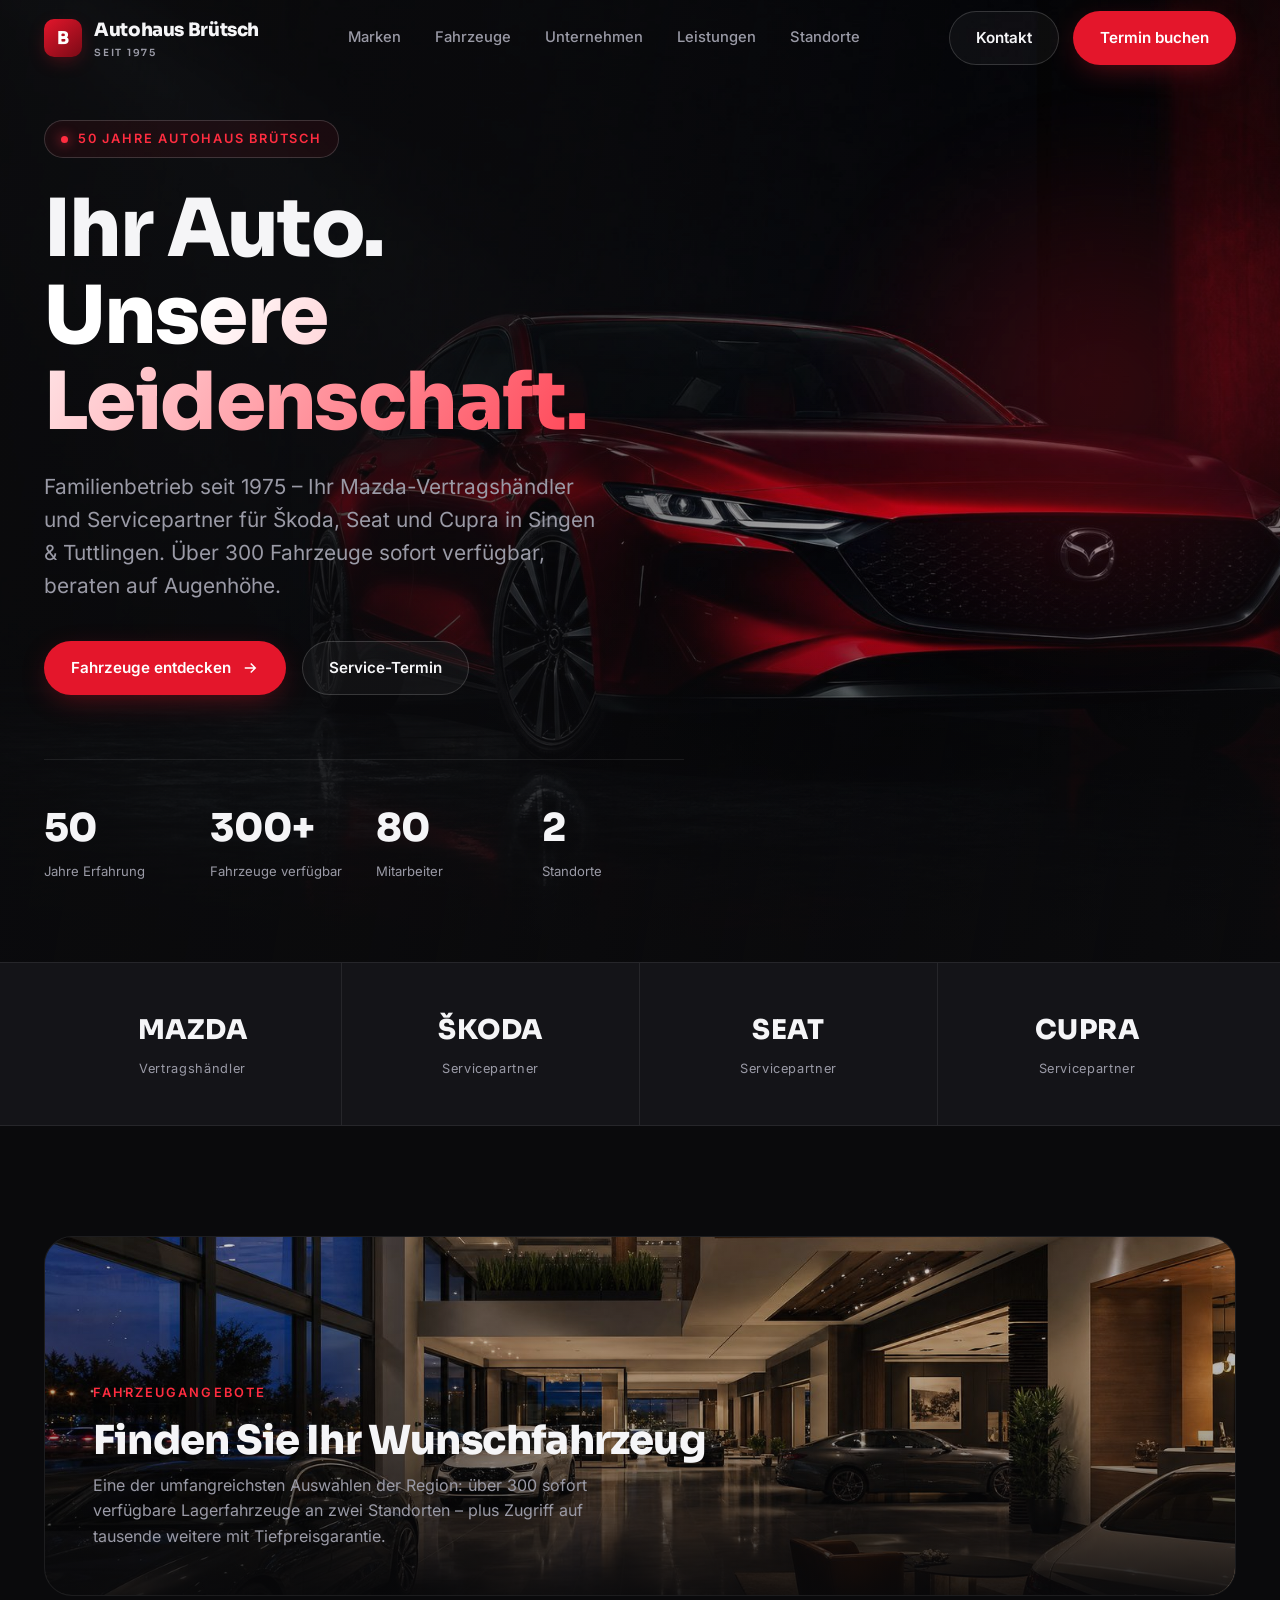
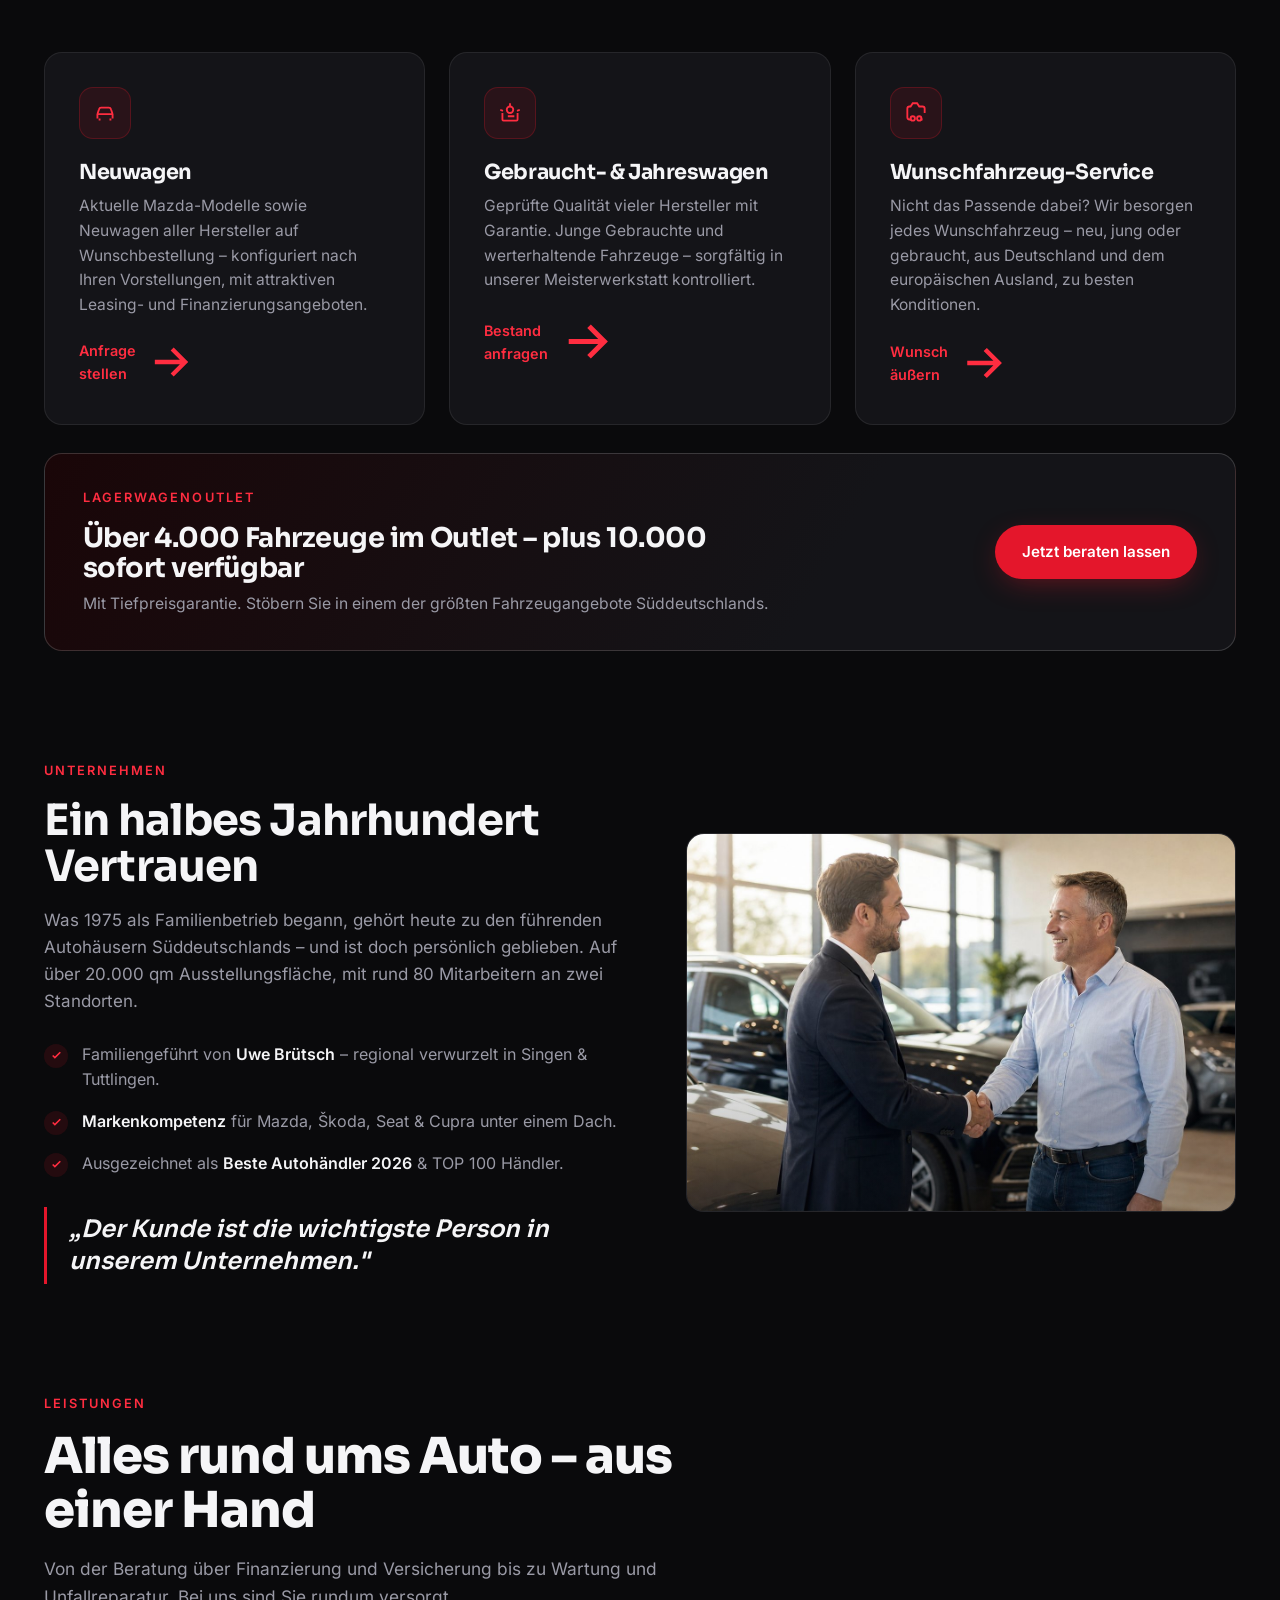
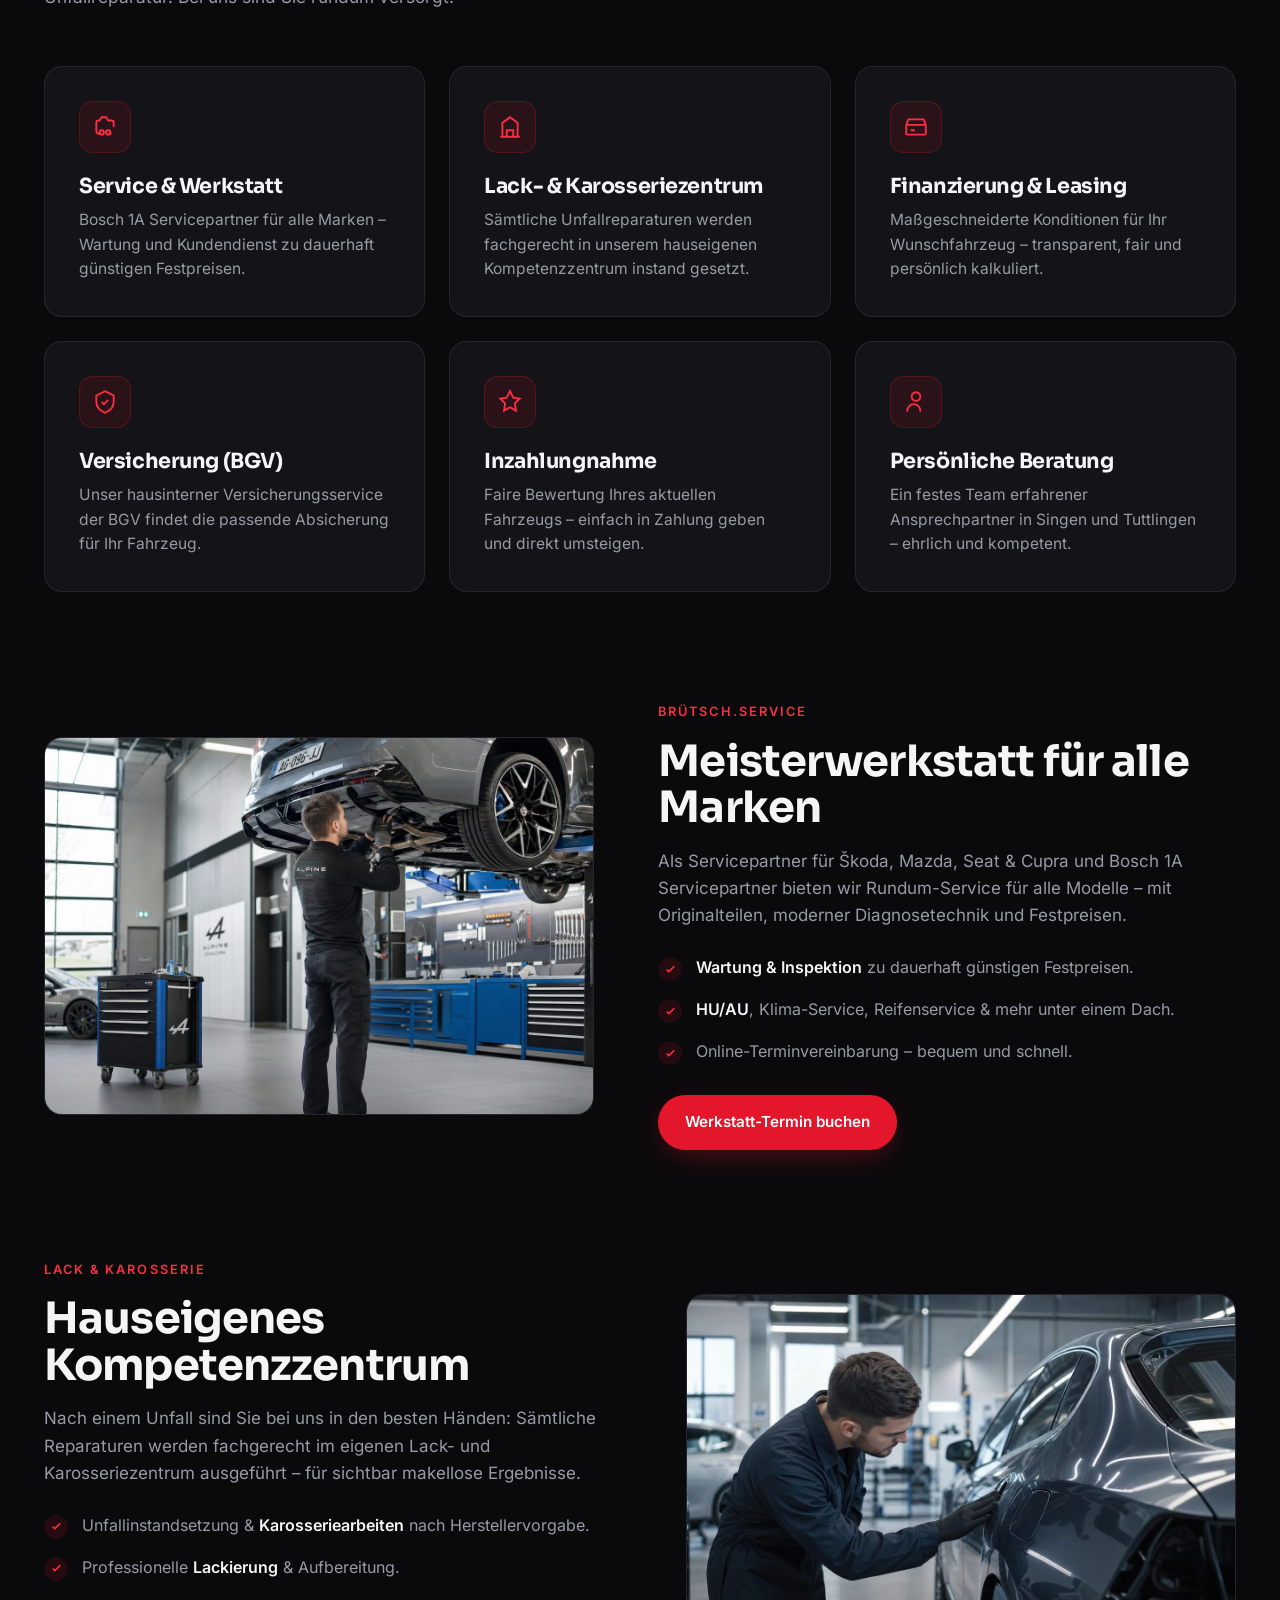
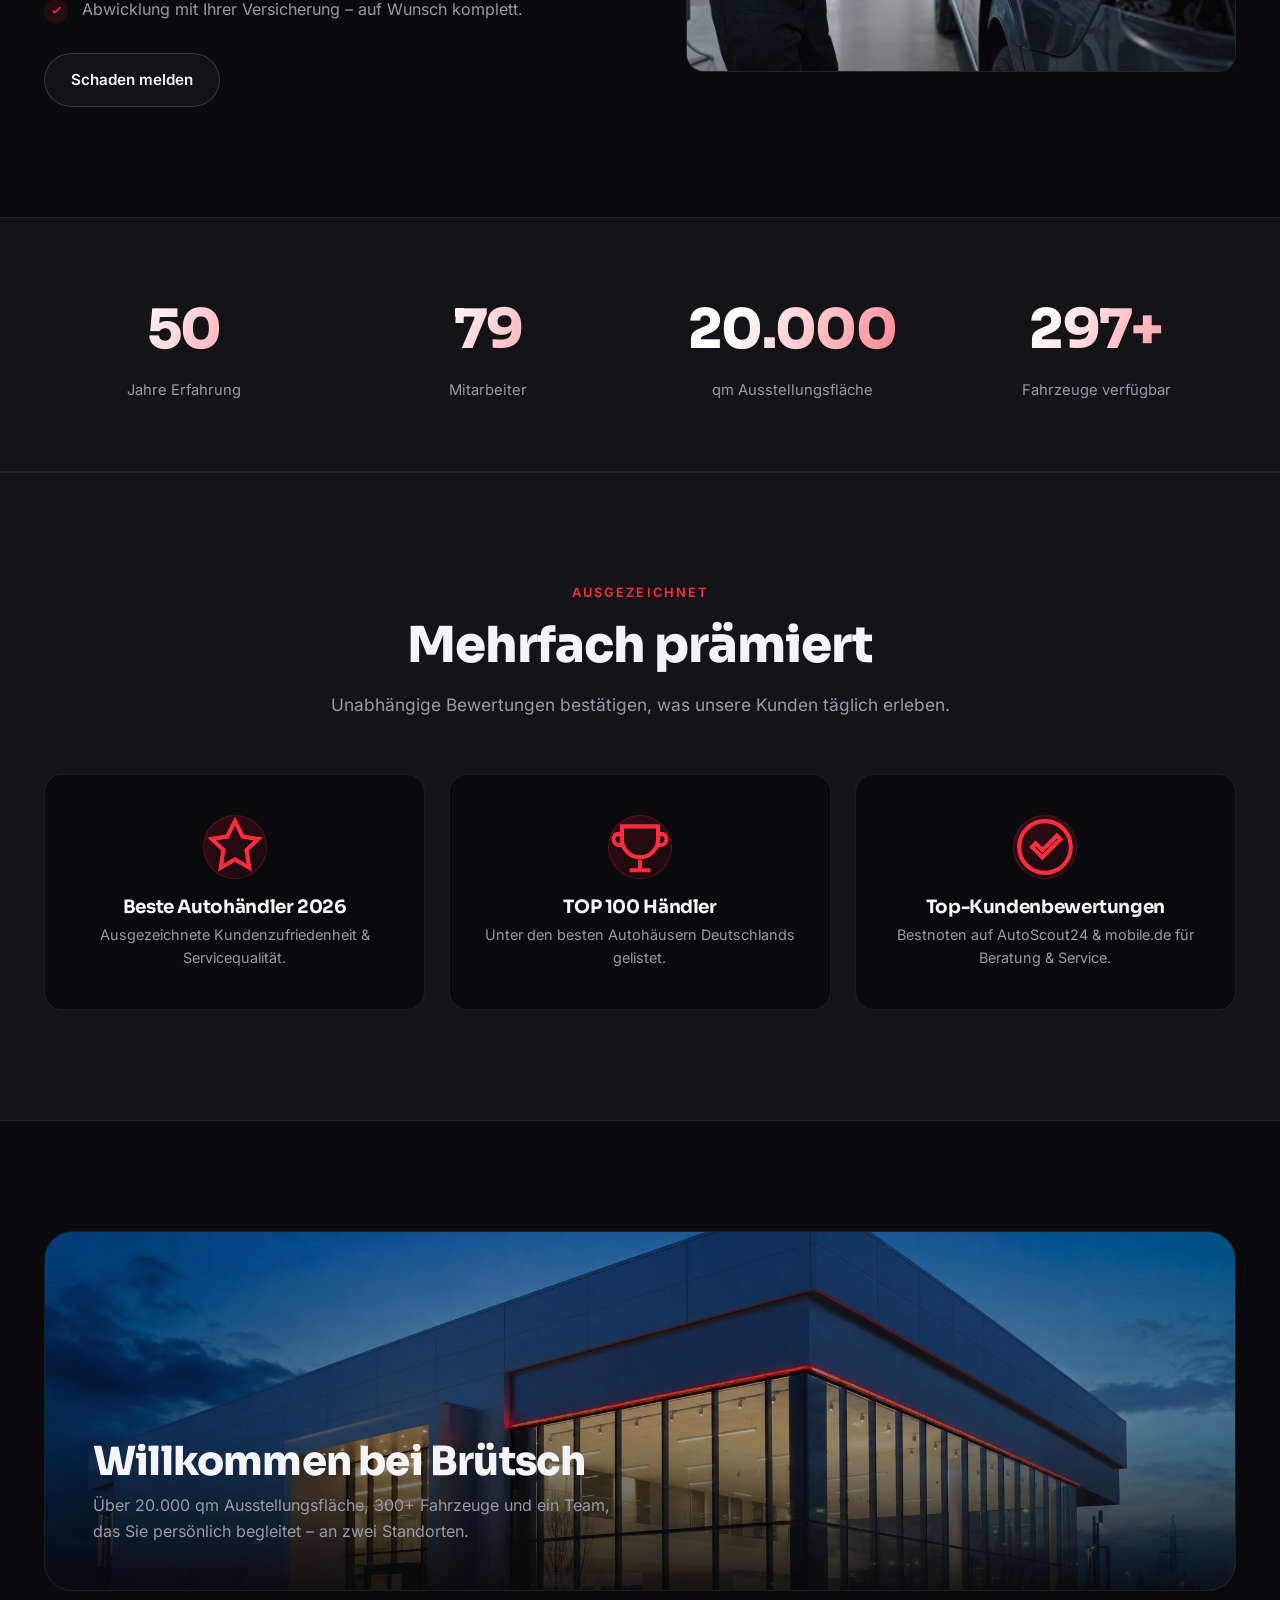
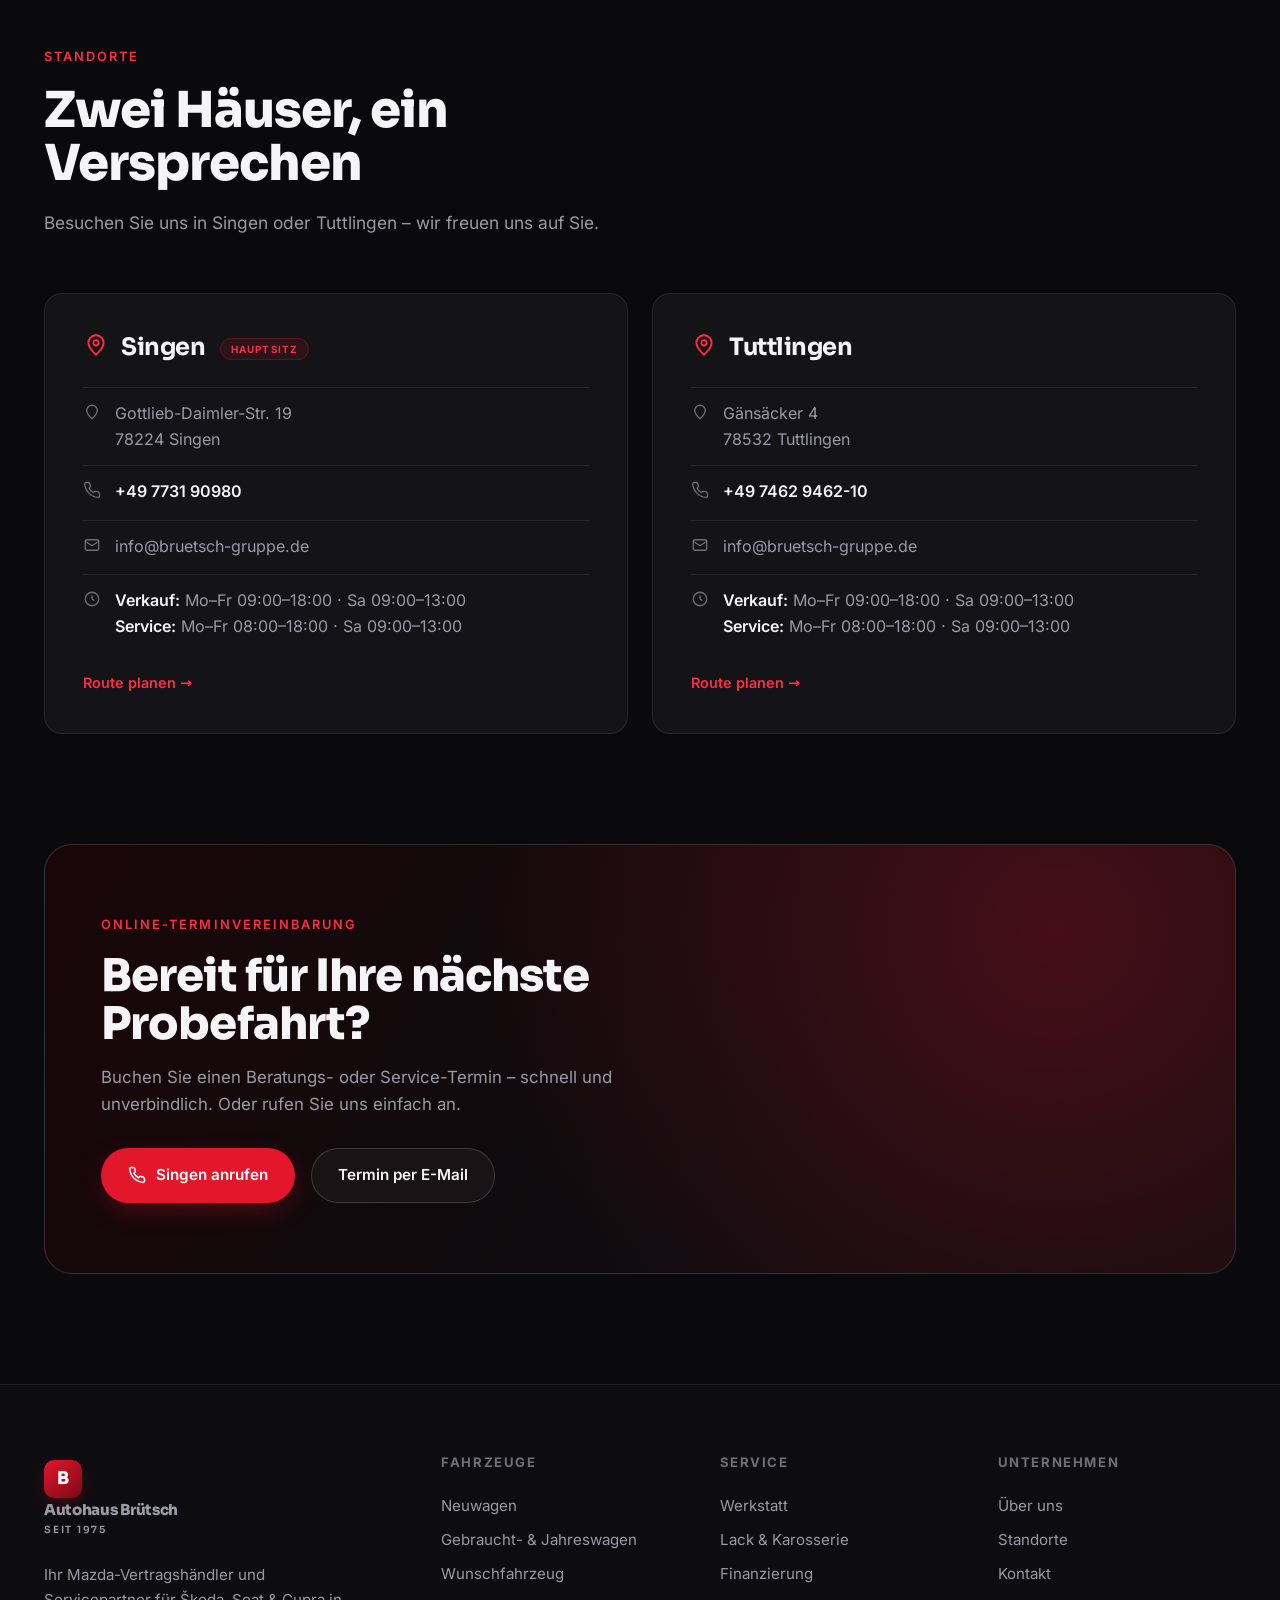
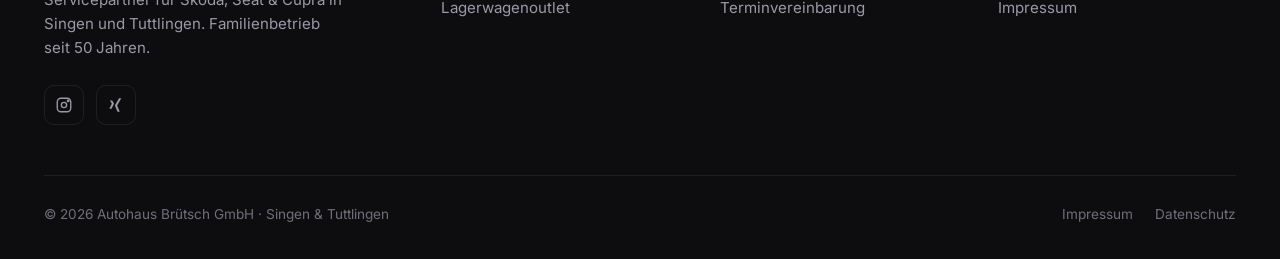
<file: index.html>
<!DOCTYPE html>
<html lang="de">
<head>
  <meta charset="UTF-8" />
  <meta name="viewport" content="width=device-width, initial-scale=1.0" />
  <title>Autohaus Brütsch — Mazda · Škoda · Seat · Cupra in Singen & Tuttlingen</title>
  <meta name="description" content="Familienbetrieb seit 50 Jahren: Ihr Mazda-Vertragshändler und Servicepartner für Škoda, Seat & Cupra in Singen und Tuttlingen. 300+ Lagerfahrzeuge, eigene Meisterwerkstatt, Lack- & Karosseriezentrum, Finanzierung und Versicherung." />
  <meta property="og:title" content="Autohaus Brütsch — Mazda · Škoda · Seat · Cupra" />
  <meta property="og:description" content="Seit 50 Jahren Ihr Automobilpartner in Singen & Tuttlingen. 300+ Fahrzeuge sofort verfügbar." />
  <meta property="og:type" content="website" />
  <meta property="og:locale" content="de_DE" />
  <link rel="stylesheet" href="assets/fonts/fonts.css" />
  <link rel="stylesheet" href="assets/css/style.css" />
  <script>document.documentElement.classList.add("js");</script>
</head>
<body>

  <!-- ============ NAV ============ -->
  <header class="nav" id="nav">
    <div class="container nav-inner">
      <a href="#top" class="brand">
        <span class="mark">B</span>
        <span>Autohaus Brütsch<small>seit 1975</small></span>
      </a>
      <nav class="nav-links">
        <a href="#marken">Marken</a>
        <a href="#fahrzeuge">Fahrzeuge</a>
        <a href="#unternehmen">Unternehmen</a>
        <a href="#leistungen">Leistungen</a>
        <a href="#standorte">Standorte</a>
      </nav>
      <div class="nav-actions">
        <a href="#standorte" class="btn btn-ghost">Kontakt</a>
        <a href="#termin" class="btn btn-primary">Termin buchen</a>
      </div>
      <button class="nav-toggle" aria-label="Menü"><span></span><span></span><span></span></button>
    </div>
  </header>

  <!-- ============ HERO ============ -->
  <section class="hero" id="top">
    <div class="hero-bg">
      <img src="assets/img/hero.jpg" alt="Premium Fahrzeug im Showroom von Autohaus Brütsch" />
    </div>
    <div class="hero-glow"></div>
    <div class="container">
      <div class="hero-content">
        <span class="eyebrow reveal"><span class="dot"></span> 50 Jahre Autohaus Brütsch</span>
        <h1 class="reveal" data-d="1">Ihr Auto.<br /><span class="grad">Unsere Leidenschaft.</span></h1>
        <p class="lead reveal" data-d="2">
          Familienbetrieb seit 1975 – Ihr Mazda-Vertragshändler und Servicepartner für
          Škoda, Seat und Cupra in Singen &amp; Tuttlingen. Über 300 Fahrzeuge sofort
          verfügbar, beraten auf Augenhöhe.
        </p>
        <div class="hero-cta reveal" data-d="3">
          <a href="#fahrzeuge" class="btn btn-primary">
            Fahrzeuge entdecken
            <svg viewBox="0 0 24 24" fill="none" stroke="currentColor" stroke-width="2"><path d="M5 12h14M13 6l6 6-6 6"/></svg>
          </a>
          <a href="#termin" class="btn btn-ghost">Service-Termin</a>
        </div>

        <div class="stats reveal" data-d="3">
          <div class="stat"><div class="num"><span data-count="50">0</span></div><div class="lbl">Jahre Erfahrung</div></div>
          <div class="stat"><div class="num"><span data-count="300" data-suffix="+">0</span></div><div class="lbl">Fahrzeuge verfügbar</div></div>
          <div class="stat"><div class="num"><span data-count="80">0</span></div><div class="lbl">Mitarbeiter</div></div>
          <div class="stat"><div class="num">2</div><div class="lbl">Standorte</div></div>
        </div>
      </div>
    </div>
  </section>

  <!-- ============ MARKEN ============ -->
  <section class="brands-strip" id="marken">
    <div class="container">
      <div class="brands-grid">
        <div class="brand-cell reveal"><div class="brand-name">MAZDA</div><span class="sub">Vertragshändler</span></div>
        <div class="brand-cell reveal" data-d="1"><div class="brand-name">ŠKODA</div><span class="sub">Servicepartner</span></div>
        <div class="brand-cell reveal" data-d="2"><div class="brand-name">SEAT</div><span class="sub">Servicepartner</span></div>
        <div class="brand-cell reveal" data-d="3"><div class="brand-name">CUPRA</div><span class="sub">Servicepartner</span></div>
      </div>
    </div>
  </section>

  <!-- ============ FAHRZEUGE ============ -->
  <section class="section-pad" id="fahrzeuge">
    <div class="container">
      <div class="banner-wide reveal" style="margin-bottom:56px">
        <img src="assets/img/showroom.jpg" alt="Showroom des Autohaus Brütsch mit Premium-Fahrzeugen" />
        <div class="banner-inner">
          <span class="kicker">Fahrzeugangebote</span>
          <h2>Finden Sie Ihr Wunschfahrzeug</h2>
          <p>Eine der umfangreichsten Auswahlen der Region: über 300 sofort verfügbare Lagerfahrzeuge an zwei Standorten – plus Zugriff auf tausende weitere mit Tiefpreisgarantie.</p>
        </div>
      </div>

      <div class="grid grid-3">
        <article class="card reveal">
          <div class="card-ico">
            <svg viewBox="0 0 24 24" fill="none" stroke="currentColor" stroke-width="1.7"><path d="M5 13l1.5-4.5A2 2 0 018.4 7h7.2a2 2 0 011.9 1.5L19 13m-14 0h14m-14 0v4m14-4v4M7 17v2m10-2v2M6.5 15h.01M17.5 15h.01"/></svg>
          </div>
          <h3>Neuwagen</h3>
          <p>Aktuelle Mazda-Modelle sowie Neuwagen aller Hersteller auf Wunschbestellung – konfiguriert nach Ihren Vorstellungen, mit attraktiven Leasing- und Finanzierungsangeboten.</p>
          <a href="#termin" class="link">Anfrage stellen
            <svg viewBox="0 0 24 24" fill="none" stroke="currentColor" stroke-width="2"><path d="M5 12h14M13 6l6 6-6 6"/></svg>
          </a>
        </article>

        <article class="card reveal" data-d="1">
          <div class="card-ico">
            <svg viewBox="0 0 24 24" fill="none" stroke="currentColor" stroke-width="1.7"><path d="M3 9l2.5 1M21 9l-2.5 1M12 3v3m-7 6v6a1 1 0 001 1h12a1 1 0 001-1v-6m-9 3h6"/><circle cx="12" cy="9" r="3"/></svg>
          </div>
          <h3>Gebraucht- &amp; Jahreswagen</h3>
          <p>Geprüfte Qualität vieler Hersteller mit Garantie. Junge Gebrauchte und werterhaltende Fahrzeuge – sorgfältig in unserer Meisterwerkstatt kontrolliert.</p>
          <a href="#termin" class="link">Bestand anfragen
            <svg viewBox="0 0 24 24" fill="none" stroke="currentColor" stroke-width="2"><path d="M5 12h14M13 6l6 6-6 6"/></svg>
          </a>
        </article>

        <article class="card reveal" data-d="2">
          <div class="card-ico">
            <svg viewBox="0 0 24 24" fill="none" stroke="currentColor" stroke-width="1.7"><path d="M20 12V8a2 2 0 00-2-2h-3l-2-3H9L7 6H6a2 2 0 00-2 2v8a2 2 0 002 2h2m8 0h2"/><circle cx="9" cy="17" r="2"/><circle cx="15" cy="17" r="2"/></svg>
          </div>
          <h3>Wunschfahrzeug-Service</h3>
          <p>Nicht das Passende dabei? Wir besorgen jedes Wunschfahrzeug – neu, jung oder gebraucht, aus Deutschland und dem europäischen Ausland, zu besten Konditionen.</p>
          <a href="#termin" class="link">Wunsch äußern
            <svg viewBox="0 0 24 24" fill="none" stroke="currentColor" stroke-width="2"><path d="M5 12h14M13 6l6 6-6 6"/></svg>
          </a>
        </article>
      </div>

      <!-- Outlet callout -->
      <div class="callout reveal">
        <div>
          <span class="kicker">Lagerwagenoutlet</span>
          <h3>Über 4.000 Fahrzeuge im Outlet – plus 10.000 sofort verfügbar</h3>
          <p>Mit Tiefpreisgarantie. Stöbern Sie in einem der größten Fahrzeugangebote Süddeutschlands.</p>
        </div>
        <a href="#termin" class="btn btn-primary">Jetzt beraten lassen</a>
      </div>
    </div>
  </section>

  <!-- ============ UNTERNEHMEN (split, consult image) ============ -->
  <section class="section-pad" id="unternehmen" style="padding-top:0">
    <div class="container">
      <div class="split">
        <div class="reveal">
          <span class="kicker">Unternehmen</span>
          <h2 style="font-size:clamp(1.8rem,3.4vw,2.7rem);margin-bottom:16px">Ein halbes Jahrhundert Vertrauen</h2>
          <p style="color:var(--muted);font-size:1.06rem">Was 1975 als Familienbetrieb begann, gehört heute zu den führenden Autohäusern Süddeutschlands – und ist doch persönlich geblieben. Auf über 20.000 qm Ausstellungsfläche, mit rund 80 Mitarbeitern an zwei Standorten.</p>
          <ul class="feature-list">
            <li><span class="ck"><svg viewBox="0 0 24 24" fill="none" stroke="currentColor" stroke-width="3"><path d="M5 12l4 4L19 6"/></svg></span><span>Familiengeführt von <strong>Uwe Brütsch</strong> – regional verwurzelt in Singen &amp; Tuttlingen.</span></li>
            <li><span class="ck"><svg viewBox="0 0 24 24" fill="none" stroke="currentColor" stroke-width="3"><path d="M5 12l4 4L19 6"/></svg></span><span><strong>Markenkompetenz</strong> für Mazda, Škoda, Seat &amp; Cupra unter einem Dach.</span></li>
            <li><span class="ck"><svg viewBox="0 0 24 24" fill="none" stroke="currentColor" stroke-width="3"><path d="M5 12l4 4L19 6"/></svg></span><span>Ausgezeichnet als <strong>Beste Autohändler 2026</strong> &amp; TOP 100 Händler.</span></li>
          </ul>
          <blockquote class="quote">„Der Kunde ist die wichtigste Person in unserem Unternehmen."</blockquote>
        </div>
        <div class="media-frame reveal" data-d="1">
          <img src="assets/img/consult.jpg" alt="Persönliche Beratung im Autohaus Brütsch" />
        </div>
      </div>
    </div>
  </section>

  <!-- ============ LEISTUNGEN GRID ============ -->
  <section class="section-pad" id="leistungen" style="padding-top:0">
    <div class="container">
      <div class="section-head reveal">
        <span class="kicker">Leistungen</span>
        <h2>Alles rund ums Auto – aus einer Hand</h2>
        <p>Von der Beratung über Finanzierung und Versicherung bis zu Wartung und Unfallreparatur. Bei uns sind Sie rundum versorgt.</p>
      </div>
      <div class="grid grid-3">
        <article class="card reveal">
          <div class="card-ico"><svg viewBox="0 0 24 24" fill="none" stroke="currentColor" stroke-width="1.7"><path d="M20 12V8a2 2 0 00-2-2h-3l-2-3H9L7 6H6a2 2 0 00-2 2v8a2 2 0 002 2h2m8 0h2"/><circle cx="9" cy="17" r="2"/><circle cx="15" cy="17" r="2"/></svg></div>
          <h3>Service &amp; Werkstatt</h3>
          <p>Bosch 1A Servicepartner für alle Marken – Wartung und Kundendienst zu dauerhaft günstigen Festpreisen.</p>
        </article>
        <article class="card reveal" data-d="1">
          <div class="card-ico"><svg viewBox="0 0 24 24" fill="none" stroke="currentColor" stroke-width="1.7"><path d="M3 21h18M5 21V8l7-5 7 5v13M9 21v-6h6v6"/></svg></div>
          <h3>Lack- &amp; Karosseriezentrum</h3>
          <p>Sämtliche Unfallreparaturen werden fachgerecht in unserem hauseigenen Kompetenzzentrum instand gesetzt.</p>
        </article>
        <article class="card reveal" data-d="2">
          <div class="card-ico"><svg viewBox="0 0 24 24" fill="none" stroke="currentColor" stroke-width="1.7"><path d="M3 10h18M3 10l2-5h14l2 5M3 10v8a1 1 0 001 1h16a1 1 0 001-1v-8M7 15h4"/></svg></div>
          <h3>Finanzierung &amp; Leasing</h3>
          <p>Maßgeschneiderte Konditionen für Ihr Wunschfahrzeug – transparent, fair und persönlich kalkuliert.</p>
        </article>
        <article class="card reveal">
          <div class="card-ico"><svg viewBox="0 0 24 24" fill="none" stroke="currentColor" stroke-width="1.7"><path d="M12 2l8 4v6c0 5-3.5 8-8 10-4.5-2-8-5-8-10V6z"/><path d="M9 12l2 2 4-4"/></svg></div>
          <h3>Versicherung (BGV)</h3>
          <p>Unser hausinterner Versicherungsservice der BGV findet die passende Absicherung für Ihr Fahrzeug.</p>
        </article>
        <article class="card reveal" data-d="1">
          <div class="card-ico"><svg viewBox="0 0 24 24" fill="none" stroke="currentColor" stroke-width="1.7"><path d="M12 2l3 6 6 .9-4.5 4.3L17.5 20 12 16.8 6.5 20l1-6.8L3 8.9 9 8z"/></svg></div>
          <h3>Inzahlungnahme</h3>
          <p>Faire Bewertung Ihres aktuellen Fahrzeugs – einfach in Zahlung geben und direkt umsteigen.</p>
        </article>
        <article class="card reveal" data-d="2">
          <div class="card-ico"><svg viewBox="0 0 24 24" fill="none" stroke="currentColor" stroke-width="1.7"><path d="M16 7a4 4 0 11-8 0 4 4 0 018 0zM4 21v-1a6 6 0 0112 0v1"/></svg></div>
          <h3>Persönliche Beratung</h3>
          <p>Ein festes Team erfahrener Ansprechpartner in Singen und Tuttlingen – ehrlich und kompetent.</p>
        </article>
      </div>
    </div>
  </section>

  <!-- ============ SERVICE split ============ -->
  <section class="section-pad" style="padding-top:0">
    <div class="container">
      <div class="split rev">
        <div class="reveal">
          <span class="kicker">BRÜTSCH.Service</span>
          <h2 style="font-size:clamp(1.8rem,3.4vw,2.7rem);margin-bottom:16px">Meisterwerkstatt für alle Marken</h2>
          <p style="color:var(--muted);font-size:1.06rem">Als Servicepartner für Škoda, Mazda, Seat &amp; Cupra und Bosch 1A Servicepartner bieten wir Rundum-Service für alle Modelle – mit Originalteilen, moderner Diagnosetechnik und Festpreisen.</p>
          <ul class="feature-list">
            <li><span class="ck"><svg viewBox="0 0 24 24" fill="none" stroke="currentColor" stroke-width="3"><path d="M5 12l4 4L19 6"/></svg></span><span><strong>Wartung &amp; Inspektion</strong> zu dauerhaft günstigen Festpreisen.</span></li>
            <li><span class="ck"><svg viewBox="0 0 24 24" fill="none" stroke="currentColor" stroke-width="3"><path d="M5 12l4 4L19 6"/></svg></span><span><strong>HU/AU</strong>, Klima-Service, Reifenservice &amp; mehr unter einem Dach.</span></li>
            <li><span class="ck"><svg viewBox="0 0 24 24" fill="none" stroke="currentColor" stroke-width="3"><path d="M5 12l4 4L19 6"/></svg></span><span>Online-Terminvereinbarung – bequem und schnell.</span></li>
          </ul>
          <a href="#termin" class="btn btn-primary" style="margin-top:30px">Werkstatt-Termin buchen</a>
        </div>
        <div class="media-frame reveal" data-d="1">
          <img src="assets/img/service.jpg" alt="Meisterwerkstatt im Autohaus Brütsch" />
        </div>
      </div>
    </div>
  </section>

  <!-- ============ KAROSSERIE split ============ -->
  <section class="section-pad" style="padding-top:0">
    <div class="container">
      <div class="split">
        <div class="reveal">
          <span class="kicker">Lack &amp; Karosserie</span>
          <h2 style="font-size:clamp(1.8rem,3.4vw,2.7rem);margin-bottom:16px">Hauseigenes Kompetenzzentrum</h2>
          <p style="color:var(--muted);font-size:1.06rem">Nach einem Unfall sind Sie bei uns in den besten Händen: Sämtliche Reparaturen werden fachgerecht im eigenen Lack- und Karosseriezentrum ausgeführt – für sichtbar makellose Ergebnisse.</p>
          <ul class="feature-list">
            <li><span class="ck"><svg viewBox="0 0 24 24" fill="none" stroke="currentColor" stroke-width="3"><path d="M5 12l4 4L19 6"/></svg></span><span>Unfallinstandsetzung &amp; <strong>Karosseriearbeiten</strong> nach Herstellervorgabe.</span></li>
            <li><span class="ck"><svg viewBox="0 0 24 24" fill="none" stroke="currentColor" stroke-width="3"><path d="M5 12l4 4L19 6"/></svg></span><span>Professionelle <strong>Lackierung</strong> &amp; Aufbereitung.</span></li>
            <li><span class="ck"><svg viewBox="0 0 24 24" fill="none" stroke="currentColor" stroke-width="3"><path d="M5 12l4 4L19 6"/></svg></span><span>Abwicklung mit Ihrer Versicherung – auf Wunsch komplett.</span></li>
          </ul>
          <a href="#termin" class="btn btn-ghost" style="margin-top:30px">Schaden melden</a>
        </div>
        <div class="media-frame reveal" data-d="1">
          <img src="assets/img/bodyshop.jpg" alt="Lack- und Karosseriezentrum des Autohaus Brütsch" />
        </div>
      </div>
    </div>
  </section>

  <!-- ============ ZAHLEN / FAKTEN ============ -->
  <section class="facts">
    <div class="container">
      <div class="facts-grid">
        <div class="fact reveal"><div class="fact-num"><span data-count="50">0</span></div><div class="fact-lbl">Jahre Erfahrung</div></div>
        <div class="fact reveal" data-d="1"><div class="fact-num"><span data-count="80">0</span></div><div class="fact-lbl">Mitarbeiter</div></div>
        <div class="fact reveal" data-d="2"><div class="fact-num"><span data-count="20">0</span>.000</div><div class="fact-lbl">qm Ausstellungsfläche</div></div>
        <div class="fact reveal" data-d="3"><div class="fact-num"><span data-count="300" data-suffix="+">0</span></div><div class="fact-lbl">Fahrzeuge verfügbar</div></div>
      </div>
    </div>
  </section>

  <!-- ============ AUSZEICHNUNGEN ============ -->
  <section class="awards section-pad">
    <div class="container">
      <div class="section-head center reveal">
        <span class="kicker">Ausgezeichnet</span>
        <h2>Mehrfach prämiert</h2>
        <p>Unabhängige Bewertungen bestätigen, was unsere Kunden täglich erleben.</p>
      </div>
      <div class="awards-grid">
        <div class="award reveal">
          <div class="badge"><svg viewBox="0 0 24 24" fill="none" stroke="currentColor" stroke-width="1.6"><path d="M12 2l3 6 6 .9-4.5 4.3L17.5 20 12 16.8 6.5 20l1-6.8L3 8.9 9 8z"/></svg></div>
          <h3>Beste Autohändler 2026</h3>
          <p>Ausgezeichnete Kundenzufriedenheit &amp; Servicequalität.</p>
        </div>
        <div class="award reveal" data-d="1">
          <div class="badge"><svg viewBox="0 0 24 24" fill="none" stroke="currentColor" stroke-width="1.6"><path d="M8 21h8m-4-4v4m7-17H5v5a7 7 0 0014 0V4zM5 7H3a2 2 0 002 4m14-4h2a2 2 0 01-2 4"/></svg></div>
          <h3>TOP 100 Händler</h3>
          <p>Unter den besten Autohäusern Deutschlands gelistet.</p>
        </div>
        <div class="award reveal" data-d="2">
          <div class="badge"><svg viewBox="0 0 24 24" fill="none" stroke="currentColor" stroke-width="1.6"><path d="M12 2a10 10 0 100 20 10 10 0 000-20zm-1 14l-4-4 1.4-1.4L11 13.2l5.6-5.6L18 9z"/></svg></div>
          <h3>Top-Kundenbewertungen</h3>
          <p>Bestnoten auf AutoScout24 &amp; mobile.de für Beratung &amp; Service.</p>
        </div>
      </div>
    </div>
  </section>

  <!-- ============ STANDORTE ============ -->
  <section class="section-pad" id="standorte">
    <div class="container">
      <div class="banner-wide reveal" style="margin-bottom:56px">
        <img src="assets/img/building.jpg" alt="Autohaus Brütsch bei Abenddämmerung" />
        <div class="banner-inner">
          <h2>Willkommen bei Brütsch</h2>
          <p>Über 20.000 qm Ausstellungsfläche, 300+ Fahrzeuge und ein Team, das Sie persönlich begleitet – an zwei Standorten.</p>
        </div>
      </div>
      <div class="section-head reveal">
        <span class="kicker">Standorte</span>
        <h2>Zwei Häuser, ein Versprechen</h2>
        <p>Besuchen Sie uns in Singen oder Tuttlingen – wir freuen uns auf Sie.</p>
      </div>

      <div class="loc-grid">
        <!-- Singen (Hauptsitz) -->
        <div class="loc-card reveal">
          <div class="city">
            <span class="pin"><svg viewBox="0 0 24 24" width="26" height="26" fill="none" stroke="currentColor" stroke-width="1.7"><path d="M12 21s-7-6.3-7-11a7 7 0 0114 0c0 4.7-7 11-7 11z"/><circle cx="12" cy="10" r="2.5"/></svg></span>
            <h3>Singen <span class="tag">Hauptsitz</span></h3>
          </div>
          <div class="loc-row"><span class="ico"><svg viewBox="0 0 24 24" width="18" height="18" fill="none" stroke="currentColor" stroke-width="1.7"><path d="M12 21s-7-6.3-7-11a7 7 0 0114 0c0 4.7-7 11-7 11z"/></svg></span><span>Gottlieb-Daimler-Str. 19<br />78224 Singen</span></div>
          <div class="loc-row"><span class="ico"><svg viewBox="0 0 24 24" width="18" height="18" fill="none" stroke="currentColor" stroke-width="1.7"><path d="M22 16.9v3a2 2 0 01-2.2 2 19.8 19.8 0 01-8.6-3 19.5 19.5 0 01-6-6 19.8 19.8 0 01-3-8.6A2 2 0 014.1 2h3a2 2 0 012 1.7c.1.9.3 1.8.6 2.6a2 2 0 01-.5 2.1L8 9.7a16 16 0 006 6l1.3-1.3a2 2 0 012.1-.4c.8.3 1.7.5 2.6.6a2 2 0 011.7 2z"/></svg></span><a href="tel:+4977319098"><strong>+49 7731 90980</strong></a></div>
          <div class="loc-row"><span class="ico"><svg viewBox="0 0 24 24" width="18" height="18" fill="none" stroke="currentColor" stroke-width="1.7"><rect x="3" y="5" width="18" height="14" rx="2"/><path d="M3 7l9 6 9-6"/></svg></span><a href="mailto:info@bruetsch-gruppe.de">info@bruetsch-gruppe.de</a></div>
          <div class="loc-row"><span class="ico"><svg viewBox="0 0 24 24" width="18" height="18" fill="none" stroke="currentColor" stroke-width="1.7"><circle cx="12" cy="12" r="9"/><path d="M12 7v5l3 2"/></svg></span><span><strong>Verkauf:</strong> Mo–Fr 09:00–18:00 · Sa 09:00–13:00<br /><strong>Service:</strong> Mo–Fr 08:00–18:00 · Sa 09:00–13:00</span></div>
          <a class="loc-map" href="https://www.google.com/maps/search/?api=1&query=Autohaus+Br%C3%BCtsch+Gottlieb-Daimler-Str.+19+78224+Singen" target="_blank" rel="noopener">Route planen →</a>
        </div>

        <!-- Tuttlingen -->
        <div class="loc-card reveal" data-d="1">
          <div class="city">
            <span class="pin"><svg viewBox="0 0 24 24" width="26" height="26" fill="none" stroke="currentColor" stroke-width="1.7"><path d="M12 21s-7-6.3-7-11a7 7 0 0114 0c0 4.7-7 11-7 11z"/><circle cx="12" cy="10" r="2.5"/></svg></span>
            <h3>Tuttlingen</h3>
          </div>
          <div class="loc-row"><span class="ico"><svg viewBox="0 0 24 24" width="18" height="18" fill="none" stroke="currentColor" stroke-width="1.7"><path d="M12 21s-7-6.3-7-11a7 7 0 0114 0c0 4.7-7 11-7 11z"/></svg></span><span>Gänsäcker 4<br />78532 Tuttlingen</span></div>
          <div class="loc-row"><span class="ico"><svg viewBox="0 0 24 24" width="18" height="18" fill="none" stroke="currentColor" stroke-width="1.7"><path d="M22 16.9v3a2 2 0 01-2.2 2 19.8 19.8 0 01-8.6-3 19.5 19.5 0 01-6-6 19.8 19.8 0 01-3-8.6A2 2 0 014.1 2h3a2 2 0 012 1.7c.1.9.3 1.8.6 2.6a2 2 0 01-.5 2.1L8 9.7a16 16 0 006 6l1.3-1.3a2 2 0 012.1-.4c.8.3 1.7.5 2.6.6a2 2 0 011.7 2z"/></svg></span><a href="tel:+497462946210"><strong>+49 7462 9462-10</strong></a></div>
          <div class="loc-row"><span class="ico"><svg viewBox="0 0 24 24" width="18" height="18" fill="none" stroke="currentColor" stroke-width="1.7"><rect x="3" y="5" width="18" height="14" rx="2"/><path d="M3 7l9 6 9-6"/></svg></span><a href="mailto:info@bruetsch-gruppe.de">info@bruetsch-gruppe.de</a></div>
          <div class="loc-row"><span class="ico"><svg viewBox="0 0 24 24" width="18" height="18" fill="none" stroke="currentColor" stroke-width="1.7"><circle cx="12" cy="12" r="9"/><path d="M12 7v5l3 2"/></svg></span><span><strong>Verkauf:</strong> Mo–Fr 09:00–18:00 · Sa 09:00–13:00<br /><strong>Service:</strong> Mo–Fr 08:00–18:00 · Sa 09:00–13:00</span></div>
          <a class="loc-map" href="https://www.google.com/maps/search/?api=1&query=Autohaus+Br%C3%BCtsch+G%C3%A4ns%C3%A4cker+4+78532+Tuttlingen" target="_blank" rel="noopener">Route planen →</a>
        </div>
      </div>
    </div>
  </section>

  <!-- ============ CTA / TERMIN ============ -->
  <section class="section-pad" id="termin" style="padding-top:0">
    <div class="container">
      <div class="cta-banner reveal">
        <span class="kicker">Online-Terminvereinbarung</span>
        <h2>Bereit für Ihre nächste Probefahrt?</h2>
        <p>Buchen Sie einen Beratungs- oder Service-Termin – schnell und unverbindlich. Oder rufen Sie uns einfach an.</p>
        <div class="hero-cta">
          <a href="tel:+4977319098" class="btn btn-primary">
            <svg viewBox="0 0 24 24" fill="none" stroke="currentColor" stroke-width="2"><path d="M22 16.9v3a2 2 0 01-2.2 2 19.8 19.8 0 01-8.6-3 19.5 19.5 0 01-6-6 19.8 19.8 0 01-3-8.6A2 2 0 014.1 2h3a2 2 0 012 1.7c.1.9.3 1.8.6 2.6a2 2 0 01-.5 2.1L8 9.7a16 16 0 006 6l1.3-1.3a2 2 0 012.1-.4c.8.3 1.7.5 2.6.6a2 2 0 011.7 2z"/></svg>
            Singen anrufen
          </a>
          <a href="mailto:info@bruetsch-gruppe.de" class="btn btn-ghost">Termin per E-Mail</a>
        </div>
      </div>
    </div>
  </section>

  <!-- ============ FOOTER ============ -->
  <footer class="footer">
    <div class="container">
      <div class="footer-top">
        <div class="footer-brand footer-col">
          <a href="#top" class="brand"><span class="mark">B</span><span>Autohaus Brütsch<small>seit 1975</small></span></a>
          <p>Ihr Mazda-Vertragshändler und Servicepartner für Škoda, Seat &amp; Cupra in Singen und Tuttlingen. Familienbetrieb seit 50 Jahren.</p>
          <div class="socials">
            <a href="https://www.instagram.com/autohausbruetsch/" aria-label="Instagram" target="_blank" rel="noopener"><svg viewBox="0 0 24 24" width="18" height="18" fill="none" stroke="currentColor" stroke-width="1.8"><rect x="3" y="3" width="18" height="18" rx="5"/><circle cx="12" cy="12" r="3.5"/><circle cx="17.5" cy="6.5" r="1"/></svg></a>
            <a href="https://www.xing.com/companies/autohausbr%C3%BCtschgmbh" aria-label="Xing" target="_blank" rel="noopener"><svg viewBox="0 0 24 24" width="18" height="18" fill="currentColor"><path d="M7 6H4l2.4 4.2L3 17h3l3.4-6.8L7 6zm9-3l-5.5 9.7L14 21h3l-3.5-8.3L19 3h-3z"/></svg></a>
          </div>
        </div>
        <div class="footer-col">
          <h4>Fahrzeuge</h4>
          <a href="#fahrzeuge">Neuwagen</a>
          <a href="#fahrzeuge">Gebraucht- &amp; Jahreswagen</a>
          <a href="#fahrzeuge">Wunschfahrzeug</a>
          <a href="#fahrzeuge">Lagerwagenoutlet</a>
        </div>
        <div class="footer-col">
          <h4>Service</h4>
          <a href="#leistungen">Werkstatt</a>
          <a href="#leistungen">Lack &amp; Karosserie</a>
          <a href="#leistungen">Finanzierung</a>
          <a href="#termin">Terminvereinbarung</a>
        </div>
        <div class="footer-col">
          <h4>Unternehmen</h4>
          <a href="#unternehmen">Über uns</a>
          <a href="#standorte">Standorte</a>
          <a href="#standorte">Kontakt</a>
          <a href="impressum.html">Impressum</a>
        </div>
      </div>
      <div class="footer-bottom">
        <p>© <span id="year">2026</span> Autohaus Brütsch GmbH · Singen &amp; Tuttlingen</p>
        <div class="legal">
          <a href="impressum.html">Impressum</a>
          <a href="datenschutz.html">Datenschutz</a>
        </div>
      </div>
    </div>
  </footer>

  <script src="assets/js/main.js"></script>
</body>
</html>
</file>
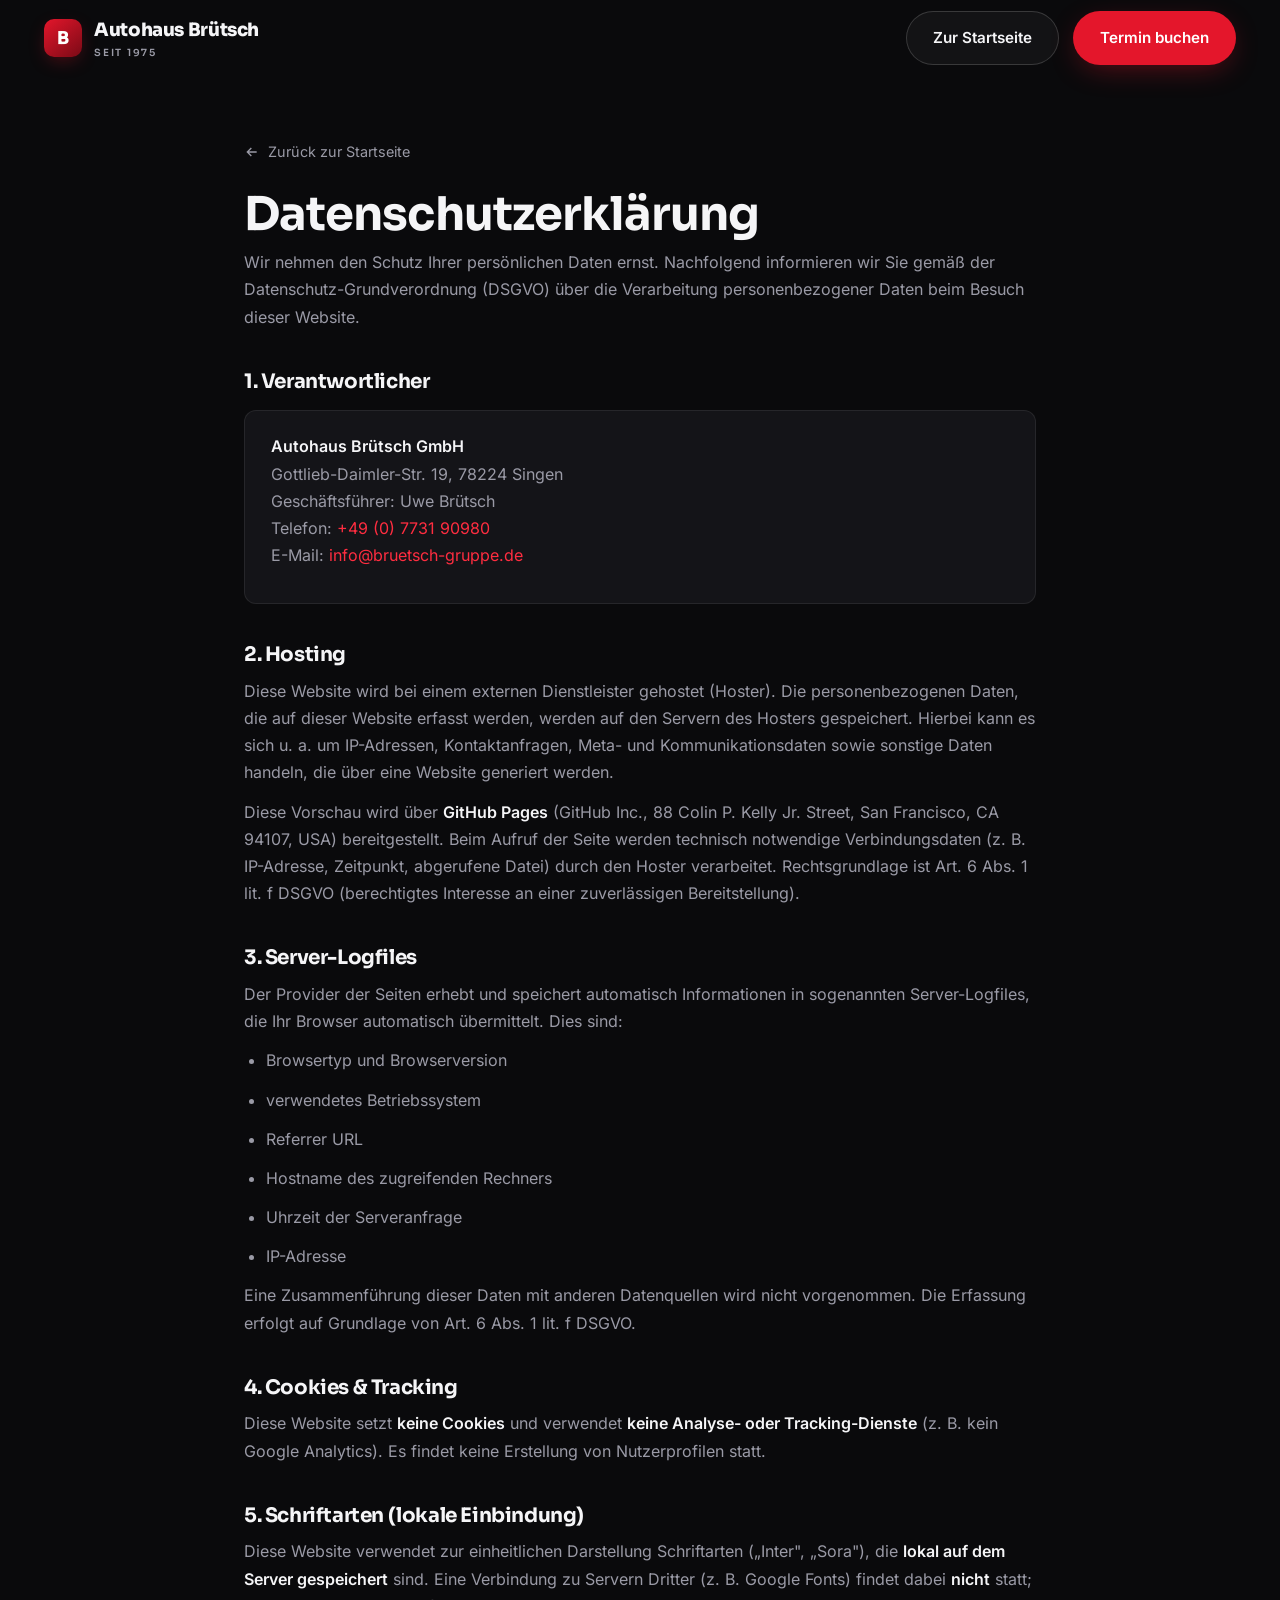
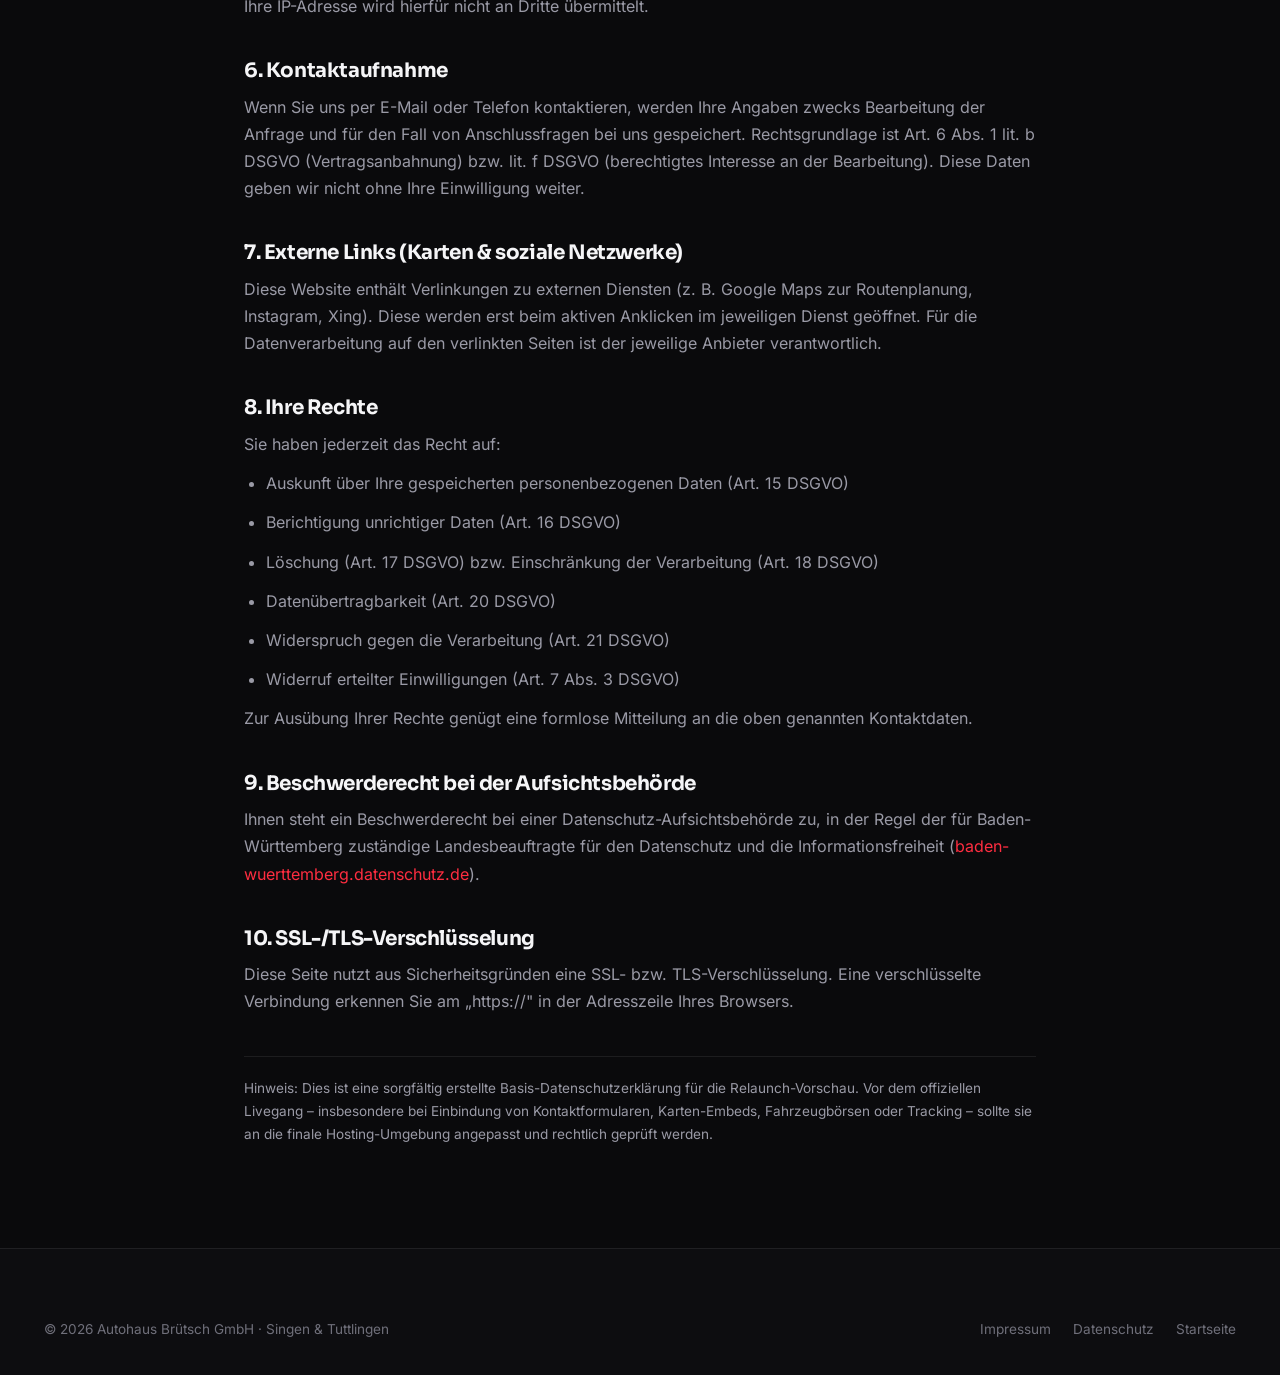
<file: datenschutz.html>
<!DOCTYPE html>
<html lang="de">
<head>
  <meta charset="UTF-8" />
  <meta name="viewport" content="width=device-width, initial-scale=1.0" />
  <title>Datenschutzerklärung — Autohaus Brütsch GmbH</title>
  <meta name="description" content="Datenschutzerklärung der Autohaus Brütsch GmbH gemäß DSGVO." />
  <meta name="robots" content="index, follow" />
  <link rel="stylesheet" href="assets/fonts/fonts.css" />
  <link rel="stylesheet" href="assets/css/style.css" />
  <script>document.documentElement.classList.add("js");</script>
</head>
<body>

  <header class="nav scrolled" id="nav">
    <div class="container nav-inner">
      <a href="index.html" class="brand">
        <span class="mark">B</span>
        <span>Autohaus Brütsch<small>seit 1975</small></span>
      </a>
      <div class="nav-actions">
        <a href="index.html" class="btn btn-ghost">Zur Startseite</a>
        <a href="index.html#termin" class="btn btn-primary">Termin buchen</a>
      </div>
    </div>
  </header>

  <main class="legal-main">
    <a href="index.html" class="back-link">
      <svg viewBox="0 0 24 24" width="16" height="16" fill="none" stroke="currentColor" stroke-width="2"><path d="M19 12H5M11 18l-6-6 6-6"/></svg>
      Zurück zur Startseite
    </a>
    <h1>Datenschutzerklärung</h1>
    <p class="lead">Wir nehmen den Schutz Ihrer persönlichen Daten ernst. Nachfolgend informieren wir Sie gemäß der Datenschutz-Grundverordnung (DSGVO) über die Verarbeitung personenbezogener Daten beim Besuch dieser Website.</p>

    <h2>1. Verantwortlicher</h2>
    <div class="card-block">
      <p>
        <strong>Autohaus Brütsch GmbH</strong><br />
        Gottlieb-Daimler-Str. 19, 78224 Singen<br />
        Geschäftsführer: Uwe Brütsch<br />
        Telefon: <a href="tel:+4977319098">+49 (0) 7731 90980</a><br />
        E-Mail: <a href="mailto:info@bruetsch-gruppe.de">info@bruetsch-gruppe.de</a>
      </p>
    </div>

    <h2>2. Hosting</h2>
    <p>Diese Website wird bei einem externen Dienstleister gehostet (Hoster). Die personenbezogenen Daten, die auf dieser Website erfasst werden, werden auf den Servern des Hosters gespeichert. Hierbei kann es sich u. a. um IP-Adressen, Kontaktanfragen, Meta- und Kommunikationsdaten sowie sonstige Daten handeln, die über eine Website generiert werden.</p>
    <p>Diese Vorschau wird über <strong>GitHub Pages</strong> (GitHub Inc., 88 Colin P. Kelly Jr. Street, San Francisco, CA 94107, USA) bereitgestellt. Beim Aufruf der Seite werden technisch notwendige Verbindungsdaten (z. B. IP-Adresse, Zeitpunkt, abgerufene Datei) durch den Hoster verarbeitet. Rechtsgrundlage ist Art. 6 Abs. 1 lit. f DSGVO (berechtigtes Interesse an einer zuverlässigen Bereitstellung).</p>

    <h2>3. Server-Logfiles</h2>
    <p>Der Provider der Seiten erhebt und speichert automatisch Informationen in sogenannten Server-Logfiles, die Ihr Browser automatisch übermittelt. Dies sind:</p>
    <ul>
      <li>Browsertyp und Browserversion</li>
      <li>verwendetes Betriebssystem</li>
      <li>Referrer URL</li>
      <li>Hostname des zugreifenden Rechners</li>
      <li>Uhrzeit der Serveranfrage</li>
      <li>IP-Adresse</li>
    </ul>
    <p>Eine Zusammenführung dieser Daten mit anderen Datenquellen wird nicht vorgenommen. Die Erfassung erfolgt auf Grundlage von Art. 6 Abs. 1 lit. f DSGVO.</p>

    <h2>4. Cookies &amp; Tracking</h2>
    <p>Diese Website setzt <strong>keine Cookies</strong> und verwendet <strong>keine Analyse- oder Tracking-Dienste</strong> (z. B. kein Google Analytics). Es findet keine Erstellung von Nutzerprofilen statt.</p>

    <h2>5. Schriftarten (lokale Einbindung)</h2>
    <p>Diese Website verwendet zur einheitlichen Darstellung Schriftarten („Inter", „Sora"), die <strong>lokal auf dem Server gespeichert</strong> sind. Eine Verbindung zu Servern Dritter (z. B. Google Fonts) findet dabei <strong>nicht</strong> statt; Ihre IP-Adresse wird hierfür nicht an Dritte übermittelt.</p>

    <h2>6. Kontaktaufnahme</h2>
    <p>Wenn Sie uns per E-Mail oder Telefon kontaktieren, werden Ihre Angaben zwecks Bearbeitung der Anfrage und für den Fall von Anschlussfragen bei uns gespeichert. Rechtsgrundlage ist Art. 6 Abs. 1 lit. b DSGVO (Vertragsanbahnung) bzw. lit. f DSGVO (berechtigtes Interesse an der Bearbeitung). Diese Daten geben wir nicht ohne Ihre Einwilligung weiter.</p>

    <h2>7. Externe Links (Karten &amp; soziale Netzwerke)</h2>
    <p>Diese Website enthält Verlinkungen zu externen Diensten (z. B. Google Maps zur Routenplanung, Instagram, Xing). Diese werden erst beim aktiven Anklicken im jeweiligen Dienst geöffnet. Für die Datenverarbeitung auf den verlinkten Seiten ist der jeweilige Anbieter verantwortlich.</p>

    <h2>8. Ihre Rechte</h2>
    <p>Sie haben jederzeit das Recht auf:</p>
    <ul>
      <li>Auskunft über Ihre gespeicherten personenbezogenen Daten (Art. 15 DSGVO)</li>
      <li>Berichtigung unrichtiger Daten (Art. 16 DSGVO)</li>
      <li>Löschung (Art. 17 DSGVO) bzw. Einschränkung der Verarbeitung (Art. 18 DSGVO)</li>
      <li>Datenübertragbarkeit (Art. 20 DSGVO)</li>
      <li>Widerspruch gegen die Verarbeitung (Art. 21 DSGVO)</li>
      <li>Widerruf erteilter Einwilligungen (Art. 7 Abs. 3 DSGVO)</li>
    </ul>
    <p>Zur Ausübung Ihrer Rechte genügt eine formlose Mitteilung an die oben genannten Kontaktdaten.</p>

    <h2>9. Beschwerderecht bei der Aufsichtsbehörde</h2>
    <p>Ihnen steht ein Beschwerderecht bei einer Datenschutz-Aufsichtsbehörde zu, in der Regel der für Baden-Württemberg zuständige Landesbeauftragte für den Datenschutz und die Informationsfreiheit (<a href="https://www.baden-wuerttemberg.datenschutz.de/" target="_blank" rel="noopener">baden-wuerttemberg.datenschutz.de</a>).</p>

    <h2>10. SSL-/TLS-Verschlüsselung</h2>
    <p>Diese Seite nutzt aus Sicherheitsgründen eine SSL- bzw. TLS-Verschlüsselung. Eine verschlüsselte Verbindung erkennen Sie am „https://" in der Adresszeile Ihres Browsers.</p>

    <p class="legal-note">Hinweis: Dies ist eine sorgfältig erstellte Basis-Datenschutzerklärung für die Relaunch-Vorschau. Vor dem offiziellen Livegang – insbesondere bei Einbindung von Kontaktformularen, Karten-Embeds, Fahrzeugbörsen oder Tracking – sollte sie an die finale Hosting-Umgebung angepasst und rechtlich geprüft werden.</p>
  </main>

  <footer class="footer">
    <div class="container">
      <div class="footer-bottom" style="border-top:0;padding-top:0">
        <p>© <span id="year">2026</span> Autohaus Brütsch GmbH · Singen &amp; Tuttlingen</p>
        <div class="legal">
          <a href="impressum.html">Impressum</a>
          <a href="datenschutz.html">Datenschutz</a>
          <a href="index.html">Startseite</a>
        </div>
      </div>
    </div>
  </footer>

  <script src="assets/js/main.js"></script>
</body>
</html>
</file>
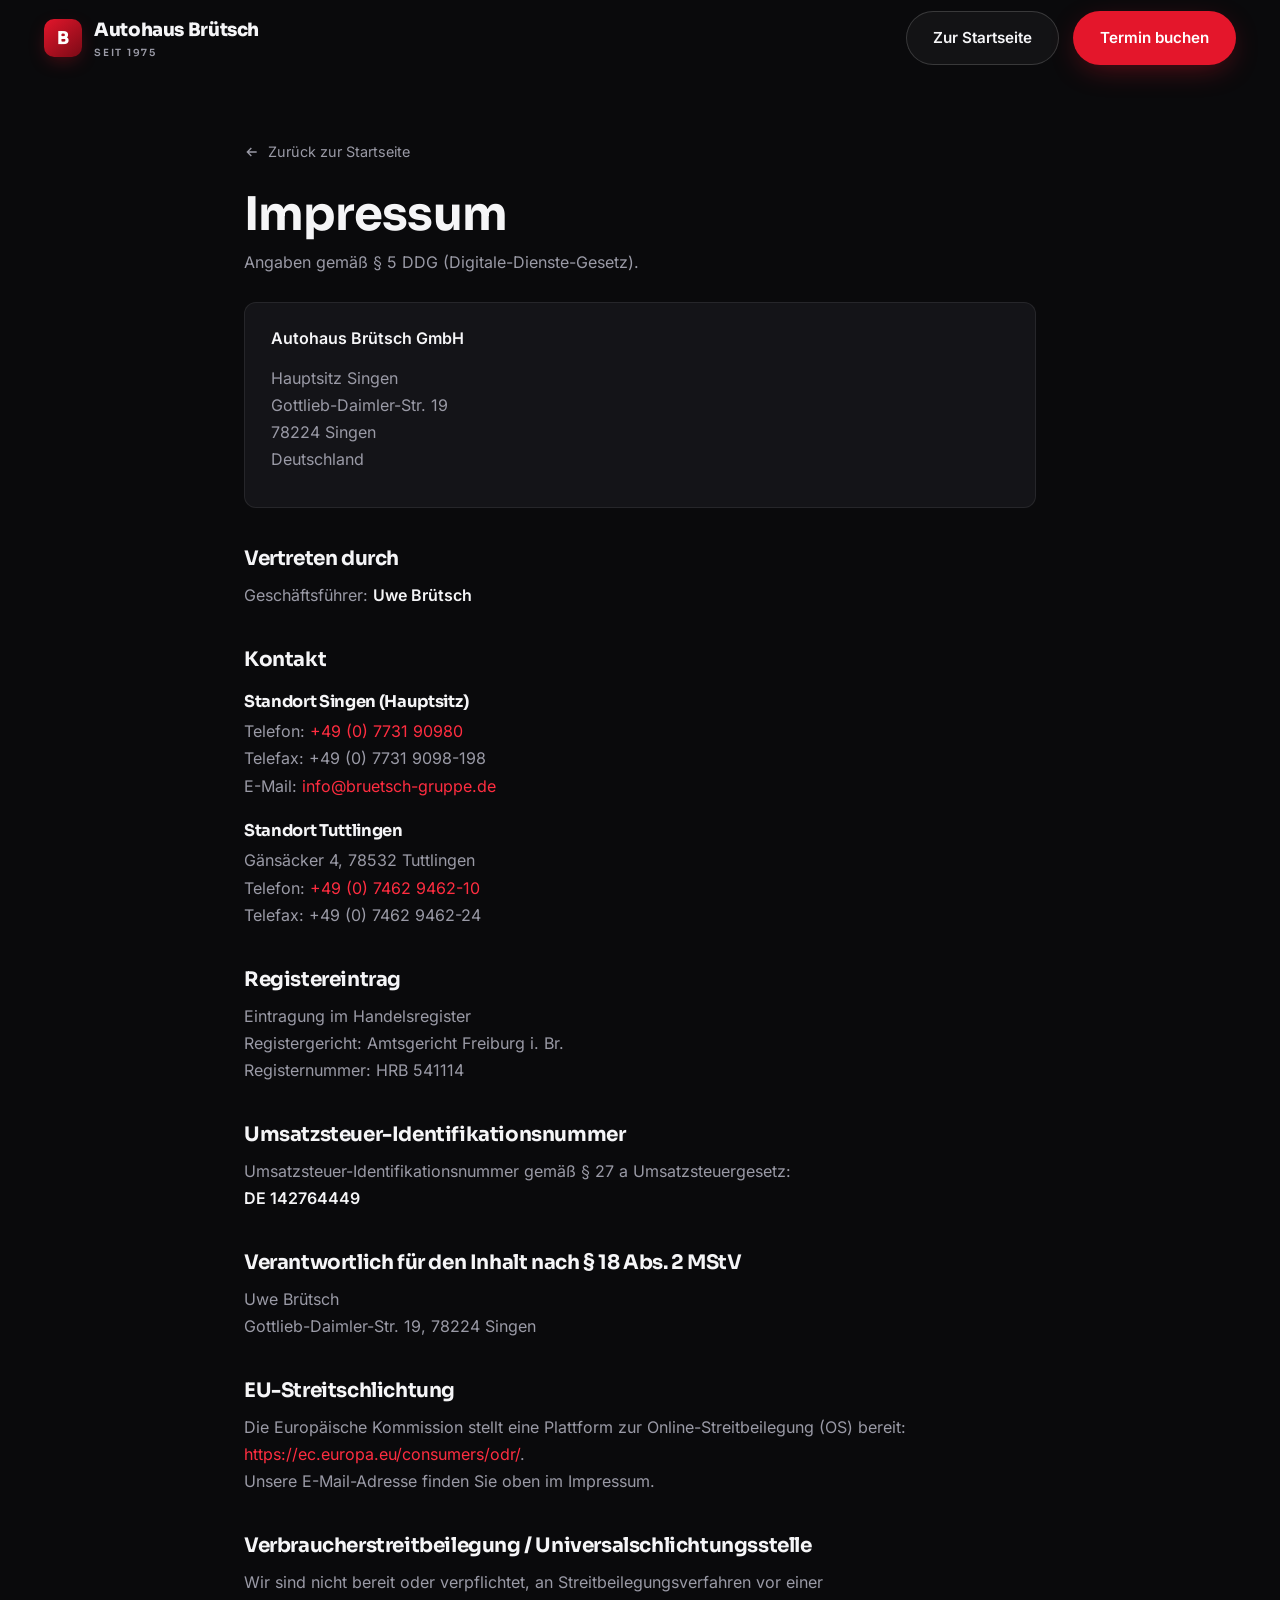
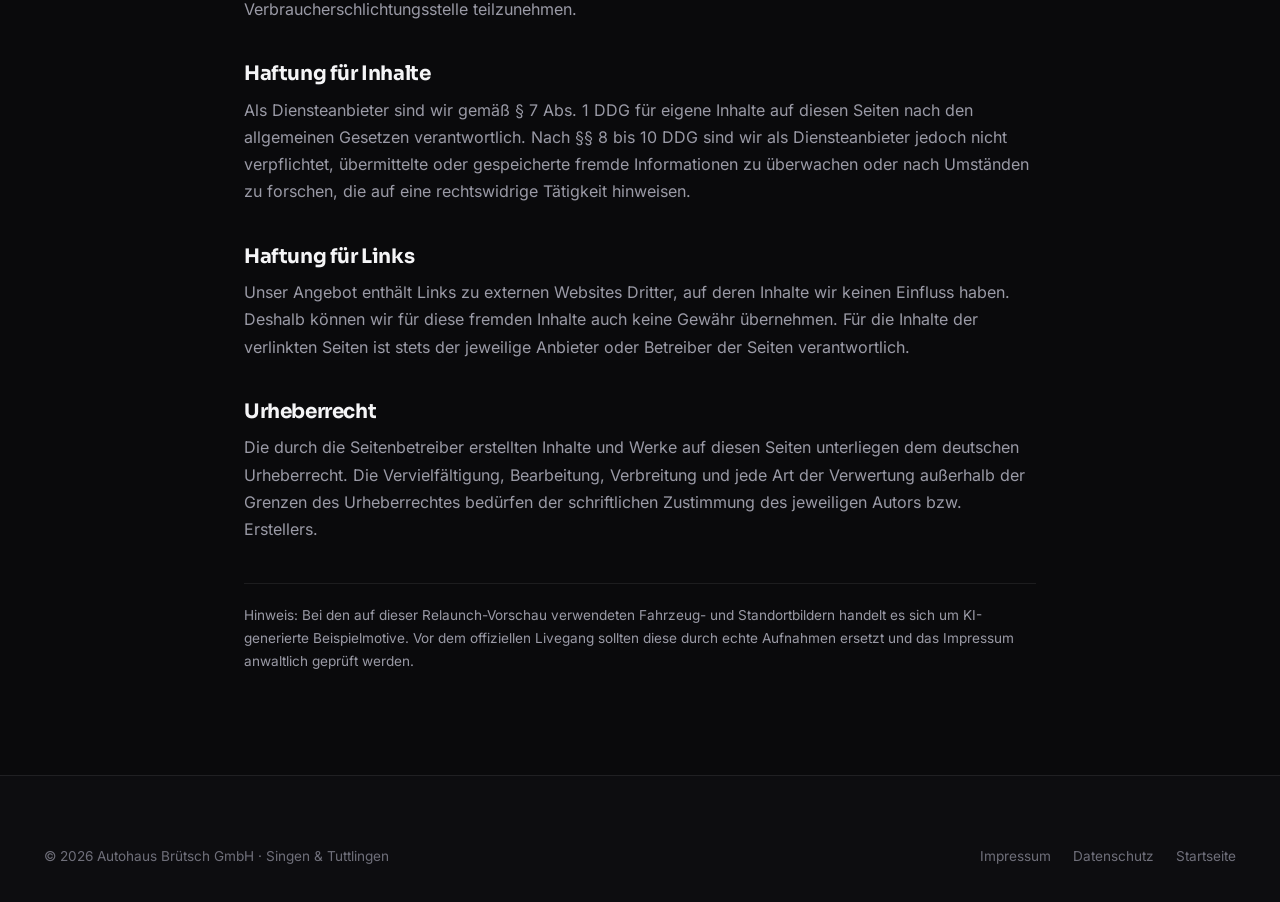
<file: impressum.html>
<!DOCTYPE html>
<html lang="de">
<head>
  <meta charset="UTF-8" />
  <meta name="viewport" content="width=device-width, initial-scale=1.0" />
  <title>Impressum — Autohaus Brütsch GmbH</title>
  <meta name="description" content="Impressum und Anbieterkennzeichnung der Autohaus Brütsch GmbH, Singen & Tuttlingen." />
  <meta name="robots" content="index, follow" />
  <link rel="stylesheet" href="assets/fonts/fonts.css" />
  <link rel="stylesheet" href="assets/css/style.css" />
  <script>document.documentElement.classList.add("js");</script>
</head>
<body>

  <header class="nav scrolled" id="nav">
    <div class="container nav-inner">
      <a href="index.html" class="brand">
        <span class="mark">B</span>
        <span>Autohaus Brütsch<small>seit 1975</small></span>
      </a>
      <div class="nav-actions">
        <a href="index.html" class="btn btn-ghost">Zur Startseite</a>
        <a href="index.html#termin" class="btn btn-primary">Termin buchen</a>
      </div>
    </div>
  </header>

  <main class="legal-main">
    <a href="index.html" class="back-link">
      <svg viewBox="0 0 24 24" width="16" height="16" fill="none" stroke="currentColor" stroke-width="2"><path d="M19 12H5M11 18l-6-6 6-6"/></svg>
      Zurück zur Startseite
    </a>
    <h1>Impressum</h1>
    <p class="lead">Angaben gemäß § 5 DDG (Digitale-Dienste-Gesetz).</p>

    <div class="card-block">
      <p><strong>Autohaus Brütsch GmbH</strong></p>
      <p>
        Hauptsitz Singen<br />
        Gottlieb-Daimler-Str. 19<br />
        78224 Singen<br />
        Deutschland
      </p>
    </div>

    <h2>Vertreten durch</h2>
    <p>Geschäftsführer: <strong>Uwe Brütsch</strong></p>

    <h2>Kontakt</h2>
    <h3>Standort Singen (Hauptsitz)</h3>
    <p>
      Telefon: <a href="tel:+4977319098">+49 (0) 7731 90980</a><br />
      Telefax: +49 (0) 7731 9098-198<br />
      E-Mail: <a href="mailto:info@bruetsch-gruppe.de">info@bruetsch-gruppe.de</a>
    </p>
    <h3>Standort Tuttlingen</h3>
    <p>
      Gänsäcker 4, 78532 Tuttlingen<br />
      Telefon: <a href="tel:+497462946210">+49 (0) 7462 9462-10</a><br />
      Telefax: +49 (0) 7462 9462-24
    </p>

    <h2>Registereintrag</h2>
    <p>
      Eintragung im Handelsregister<br />
      Registergericht: Amtsgericht Freiburg i. Br.<br />
      Registernummer: HRB 541114
    </p>

    <h2>Umsatzsteuer-Identifikationsnummer</h2>
    <p>Umsatzsteuer-Identifikationsnummer gemäß § 27 a Umsatzsteuergesetz:<br /><strong>DE 142764449</strong></p>

    <h2>Verantwortlich für den Inhalt nach § 18 Abs. 2 MStV</h2>
    <p>Uwe Brütsch<br />Gottlieb-Daimler-Str. 19, 78224 Singen</p>

    <h2>EU-Streitschlichtung</h2>
    <p>
      Die Europäische Kommission stellt eine Plattform zur Online-Streitbeilegung (OS) bereit:
      <a href="https://ec.europa.eu/consumers/odr/" target="_blank" rel="noopener">https://ec.europa.eu/consumers/odr/</a>.<br />
      Unsere E-Mail-Adresse finden Sie oben im Impressum.
    </p>

    <h2>Verbraucherstreitbeilegung / Universalschlichtungsstelle</h2>
    <p>Wir sind nicht bereit oder verpflichtet, an Streitbeilegungsverfahren vor einer Verbraucherschlichtungsstelle teilzunehmen.</p>

    <h2>Haftung für Inhalte</h2>
    <p>Als Diensteanbieter sind wir gemäß § 7 Abs. 1 DDG für eigene Inhalte auf diesen Seiten nach den allgemeinen Gesetzen verantwortlich. Nach §§ 8 bis 10 DDG sind wir als Diensteanbieter jedoch nicht verpflichtet, übermittelte oder gespeicherte fremde Informationen zu überwachen oder nach Umständen zu forschen, die auf eine rechtswidrige Tätigkeit hinweisen.</p>

    <h2>Haftung für Links</h2>
    <p>Unser Angebot enthält Links zu externen Websites Dritter, auf deren Inhalte wir keinen Einfluss haben. Deshalb können wir für diese fremden Inhalte auch keine Gewähr übernehmen. Für die Inhalte der verlinkten Seiten ist stets der jeweilige Anbieter oder Betreiber der Seiten verantwortlich.</p>

    <h2>Urheberrecht</h2>
    <p>Die durch die Seitenbetreiber erstellten Inhalte und Werke auf diesen Seiten unterliegen dem deutschen Urheberrecht. Die Vervielfältigung, Bearbeitung, Verbreitung und jede Art der Verwertung außerhalb der Grenzen des Urheberrechtes bedürfen der schriftlichen Zustimmung des jeweiligen Autors bzw. Erstellers.</p>

    <p class="legal-note">Hinweis: Bei den auf dieser Relaunch-Vorschau verwendeten Fahrzeug- und Standortbildern handelt es sich um KI-generierte Beispielmotive. Vor dem offiziellen Livegang sollten diese durch echte Aufnahmen ersetzt und das Impressum anwaltlich geprüft werden.</p>
  </main>

  <footer class="footer">
    <div class="container">
      <div class="footer-bottom" style="border-top:0;padding-top:0">
        <p>© <span id="year">2026</span> Autohaus Brütsch GmbH · Singen &amp; Tuttlingen</p>
        <div class="legal">
          <a href="impressum.html">Impressum</a>
          <a href="datenschutz.html">Datenschutz</a>
          <a href="index.html">Startseite</a>
        </div>
      </div>
    </div>
  </footer>

  <script src="assets/js/main.js"></script>
</body>
</html>
</file>
<file: assets/fonts/fonts.css>
@font-face {
  font-family: 'Inter';
  font-style: normal;
  font-weight: 400;
  font-display: swap;
  src: url('inter-400-latin-ext.woff2') format('woff2');
  unicode-range: U+0100-02BA, U+02BD-02C5, U+02C7-02CC, U+02CE-02D7, U+02DD-02FF, U+0304, U+0308, U+0329, U+1D00-1DBF, U+1E00-1E9F, U+1EF2-1EFF, U+2020, U+20A0-20AB, U+20AD-20C0, U+2113, U+2C60-2C7F, U+A720-A7FF;
}
@font-face {
  font-family: 'Inter';
  font-style: normal;
  font-weight: 400;
  font-display: swap;
  src: url('inter-400-latin.woff2') format('woff2');
  unicode-range: U+0000-00FF, U+0131, U+0152-0153, U+02BB-02BC, U+02C6, U+02DA, U+02DC, U+0304, U+0308, U+0329, U+2000-206F, U+20AC, U+2122, U+2191, U+2193, U+2212, U+2215, U+FEFF, U+FFFD;
}
@font-face {
  font-family: 'Inter';
  font-style: normal;
  font-weight: 500;
  font-display: swap;
  src: url('inter-500-latin-ext.woff2') format('woff2');
  unicode-range: U+0100-02BA, U+02BD-02C5, U+02C7-02CC, U+02CE-02D7, U+02DD-02FF, U+0304, U+0308, U+0329, U+1D00-1DBF, U+1E00-1E9F, U+1EF2-1EFF, U+2020, U+20A0-20AB, U+20AD-20C0, U+2113, U+2C60-2C7F, U+A720-A7FF;
}
@font-face {
  font-family: 'Inter';
  font-style: normal;
  font-weight: 500;
  font-display: swap;
  src: url('inter-500-latin.woff2') format('woff2');
  unicode-range: U+0000-00FF, U+0131, U+0152-0153, U+02BB-02BC, U+02C6, U+02DA, U+02DC, U+0304, U+0308, U+0329, U+2000-206F, U+20AC, U+2122, U+2191, U+2193, U+2212, U+2215, U+FEFF, U+FFFD;
}
@font-face {
  font-family: 'Inter';
  font-style: normal;
  font-weight: 600;
  font-display: swap;
  src: url('inter-600-latin-ext.woff2') format('woff2');
  unicode-range: U+0100-02BA, U+02BD-02C5, U+02C7-02CC, U+02CE-02D7, U+02DD-02FF, U+0304, U+0308, U+0329, U+1D00-1DBF, U+1E00-1E9F, U+1EF2-1EFF, U+2020, U+20A0-20AB, U+20AD-20C0, U+2113, U+2C60-2C7F, U+A720-A7FF;
}
@font-face {
  font-family: 'Inter';
  font-style: normal;
  font-weight: 600;
  font-display: swap;
  src: url('inter-600-latin.woff2') format('woff2');
  unicode-range: U+0000-00FF, U+0131, U+0152-0153, U+02BB-02BC, U+02C6, U+02DA, U+02DC, U+0304, U+0308, U+0329, U+2000-206F, U+20AC, U+2122, U+2191, U+2193, U+2212, U+2215, U+FEFF, U+FFFD;
}
@font-face {
  font-family: 'Inter';
  font-style: normal;
  font-weight: 700;
  font-display: swap;
  src: url('inter-700-latin-ext.woff2') format('woff2');
  unicode-range: U+0100-02BA, U+02BD-02C5, U+02C7-02CC, U+02CE-02D7, U+02DD-02FF, U+0304, U+0308, U+0329, U+1D00-1DBF, U+1E00-1E9F, U+1EF2-1EFF, U+2020, U+20A0-20AB, U+20AD-20C0, U+2113, U+2C60-2C7F, U+A720-A7FF;
}
@font-face {
  font-family: 'Inter';
  font-style: normal;
  font-weight: 700;
  font-display: swap;
  src: url('inter-700-latin.woff2') format('woff2');
  unicode-range: U+0000-00FF, U+0131, U+0152-0153, U+02BB-02BC, U+02C6, U+02DA, U+02DC, U+0304, U+0308, U+0329, U+2000-206F, U+20AC, U+2122, U+2191, U+2193, U+2212, U+2215, U+FEFF, U+FFFD;
}
@font-face {
  font-family: 'Sora';
  font-style: normal;
  font-weight: 600;
  font-display: swap;
  src: url('sora-600-latin-ext.woff2') format('woff2');
  unicode-range: U+0100-02BA, U+02BD-02C5, U+02C7-02CC, U+02CE-02D7, U+02DD-02FF, U+0304, U+0308, U+0329, U+1D00-1DBF, U+1E00-1E9F, U+1EF2-1EFF, U+2020, U+20A0-20AB, U+20AD-20C0, U+2113, U+2C60-2C7F, U+A720-A7FF;
}
@font-face {
  font-family: 'Sora';
  font-style: normal;
  font-weight: 600;
  font-display: swap;
  src: url('sora-600-latin.woff2') format('woff2');
  unicode-range: U+0000-00FF, U+0131, U+0152-0153, U+02BB-02BC, U+02C6, U+02DA, U+02DC, U+0304, U+0308, U+0329, U+2000-206F, U+20AC, U+2122, U+2191, U+2193, U+2212, U+2215, U+FEFF, U+FFFD;
}
@font-face {
  font-family: 'Sora';
  font-style: normal;
  font-weight: 700;
  font-display: swap;
  src: url('sora-700-latin-ext.woff2') format('woff2');
  unicode-range: U+0100-02BA, U+02BD-02C5, U+02C7-02CC, U+02CE-02D7, U+02DD-02FF, U+0304, U+0308, U+0329, U+1D00-1DBF, U+1E00-1E9F, U+1EF2-1EFF, U+2020, U+20A0-20AB, U+20AD-20C0, U+2113, U+2C60-2C7F, U+A720-A7FF;
}
@font-face {
  font-family: 'Sora';
  font-style: normal;
  font-weight: 700;
  font-display: swap;
  src: url('sora-700-latin.woff2') format('woff2');
  unicode-range: U+0000-00FF, U+0131, U+0152-0153, U+02BB-02BC, U+02C6, U+02DA, U+02DC, U+0304, U+0308, U+0329, U+2000-206F, U+20AC, U+2122, U+2191, U+2193, U+2212, U+2215, U+FEFF, U+FFFD;
}
@font-face {
  font-family: 'Sora';
  font-style: normal;
  font-weight: 800;
  font-display: swap;
  src: url('sora-800-latin-ext.woff2') format('woff2');
  unicode-range: U+0100-02BA, U+02BD-02C5, U+02C7-02CC, U+02CE-02D7, U+02DD-02FF, U+0304, U+0308, U+0329, U+1D00-1DBF, U+1E00-1E9F, U+1EF2-1EFF, U+2020, U+20A0-20AB, U+20AD-20C0, U+2113, U+2C60-2C7F, U+A720-A7FF;
}
@font-face {
  font-family: 'Sora';
  font-style: normal;
  font-weight: 800;
  font-display: swap;
  src: url('sora-800-latin.woff2') format('woff2');
  unicode-range: U+0000-00FF, U+0131, U+0152-0153, U+02BB-02BC, U+02C6, U+02DA, U+02DC, U+0304, U+0308, U+0329, U+2000-206F, U+20AC, U+2122, U+2191, U+2193, U+2212, U+2215, U+FEFF, U+FFFD;
}
</file>
<file: assets/css/style.css>
/* =========================================================
   Autohaus Brütsch — Relaunch
   Premium dark automotive theme
   ========================================================= */

:root {
  --bg: #0a0a0c;
  --bg-2: #0d0d10;
  --surface: #141418;
  --surface-2: #1b1b21;
  --line: rgba(255, 255, 255, 0.08);
  --line-strong: rgba(255, 255, 255, 0.16);
  --text: #f5f5f7;
  --muted: #9a9aa6;
  --muted-2: #6f6f7a;
  --accent: #e4162b;
  --accent-soft: #ff2d40;
  --accent-glow: rgba(228, 22, 43, 0.45);
  --radius: 18px;
  --radius-sm: 12px;
  --maxw: 1240px;
  --ease: cubic-bezier(0.22, 1, 0.36, 1);
  --font-head: "Sora", system-ui, sans-serif;
  --font-body: "Inter", system-ui, sans-serif;
}

* { box-sizing: border-box; margin: 0; padding: 0; }

html { scroll-behavior: smooth; }

body {
  font-family: var(--font-body);
  background: var(--bg);
  color: var(--text);
  line-height: 1.6;
  -webkit-font-smoothing: antialiased;
  overflow-x: hidden;
}

a { color: inherit; text-decoration: none; }
img { max-width: 100%; display: block; }
ul { list-style: none; }

h1, h2, h3, h4 {
  font-family: var(--font-head);
  font-weight: 700;
  line-height: 1.08;
  letter-spacing: -0.02em;
}

.container {
  width: 100%;
  max-width: var(--maxw);
  margin: 0 auto;
  padding: 0 24px;
}

.accent { color: var(--accent-soft); }

/* ---------- Buttons ---------- */
.btn {
  display: inline-flex;
  align-items: center;
  gap: 10px;
  padding: 14px 26px;
  border-radius: 100px;
  font-weight: 600;
  font-size: 0.95rem;
  cursor: pointer;
  border: 1px solid transparent;
  transition: transform 0.25s var(--ease), background 0.25s var(--ease),
    box-shadow 0.25s var(--ease), border-color 0.25s var(--ease);
  white-space: nowrap;
}
.btn-primary {
  background: var(--accent);
  color: #fff;
  box-shadow: 0 8px 30px -8px var(--accent-glow);
}
.btn-primary:hover {
  background: var(--accent-soft);
  transform: translateY(-2px);
  box-shadow: 0 14px 40px -8px var(--accent-glow);
}
.btn-ghost {
  background: rgba(255, 255, 255, 0.04);
  border-color: var(--line-strong);
  color: var(--text);
}
.btn-ghost:hover {
  background: rgba(255, 255, 255, 0.09);
  transform: translateY(-2px);
}
.btn svg { width: 18px; height: 18px; }

/* ---------- Navbar ---------- */
.nav {
  position: fixed;
  inset: 0 0 auto 0;
  z-index: 100;
  transition: background 0.3s var(--ease), border-color 0.3s var(--ease),
    backdrop-filter 0.3s var(--ease);
  border-bottom: 1px solid transparent;
}
.nav.scrolled {
  background: rgba(10, 10, 12, 0.72);
  backdrop-filter: blur(18px) saturate(140%);
  border-bottom-color: var(--line);
}
.nav-inner {
  display: flex;
  align-items: center;
  justify-content: space-between;
  height: 76px;
}
.brand {
  display: flex;
  align-items: center;
  gap: 12px;
  font-family: var(--font-head);
  font-weight: 800;
  font-size: 1.15rem;
  letter-spacing: -0.02em;
}
.brand .mark {
  width: 38px; height: 38px;
  border-radius: 10px;
  background: linear-gradient(140deg, var(--accent), #7a0a16);
  display: grid; place-items: center;
  color: #fff; font-weight: 800; font-size: 1.1rem;
  box-shadow: 0 6px 20px -6px var(--accent-glow);
}
.brand small { display: block; font-size: 0.62rem; font-weight: 500; color: var(--muted); letter-spacing: 0.18em; text-transform: uppercase; }
.nav-links { display: flex; align-items: center; gap: 34px; }
.nav-links a {
  font-size: 0.92rem;
  color: var(--muted);
  font-weight: 500;
  transition: color 0.2s var(--ease);
  position: relative;
}
.nav-links a:hover { color: var(--text); }
.nav-actions { display: flex; align-items: center; gap: 14px; }
.nav-toggle { display: none; background: none; border: 0; cursor: pointer; padding: 8px; }
.nav-toggle span { display: block; width: 24px; height: 2px; background: var(--text); margin: 5px 0; transition: 0.3s var(--ease); }

/* ---------- Hero ---------- */
.hero {
  position: relative;
  min-height: 100vh;
  display: flex;
  align-items: center;
  overflow: hidden;
}
.hero-bg {
  position: absolute; inset: 0;
  z-index: -2;
}
.hero-bg img { width: 100%; height: 100%; object-fit: cover; }
.hero-bg::after {
  content: "";
  position: absolute; inset: 0;
  background:
    linear-gradient(100deg, rgba(10,10,12,0.95) 0%, rgba(10,10,12,0.7) 38%, rgba(10,10,12,0.25) 70%, rgba(10,10,12,0.6) 100%),
    linear-gradient(0deg, var(--bg) 2%, transparent 40%);
}
.hero-glow {
  position: absolute;
  width: 600px; height: 600px;
  right: -120px; top: 10%;
  background: radial-gradient(circle, var(--accent-glow), transparent 65%);
  filter: blur(40px);
  opacity: 0.5;
  z-index: -1;
}
.hero-content { max-width: 720px; padding: 120px 0 80px; }
.eyebrow {
  display: inline-flex; align-items: center; gap: 10px;
  font-size: 0.8rem; font-weight: 600;
  letter-spacing: 0.14em; text-transform: uppercase;
  color: var(--accent-soft);
  padding: 8px 16px;
  border: 1px solid var(--line-strong);
  border-radius: 100px;
  background: rgba(228, 22, 43, 0.07);
  margin-bottom: 28px;
}
.eyebrow .dot { width: 7px; height: 7px; border-radius: 50%; background: var(--accent-soft); box-shadow: 0 0 12px var(--accent-soft); }
.hero h1 {
  font-size: clamp(2.6rem, 6.5vw, 5rem);
  font-weight: 800;
  margin-bottom: 24px;
}
.hero h1 .grad {
  background: linear-gradient(120deg, #fff 20%, var(--accent-soft) 110%);
  -webkit-background-clip: text;
  background-clip: text;
  -webkit-text-fill-color: transparent;
}
.hero p.lead {
  font-size: clamp(1.05rem, 1.7vw, 1.3rem);
  color: var(--muted);
  max-width: 560px;
  margin-bottom: 38px;
}
.hero-cta { display: flex; gap: 16px; flex-wrap: wrap; }

/* ---------- Stats bar ---------- */
.stats {
  display: grid;
  grid-template-columns: repeat(4, 1fr);
  gap: 24px;
  margin-top: 64px;
  padding-top: 38px;
  border-top: 1px solid var(--line);
  max-width: 640px;
}
.stat .num {
  font-family: var(--font-head);
  font-size: clamp(1.8rem, 3vw, 2.6rem);
  font-weight: 800;
  letter-spacing: -0.03em;
}
.stat .lbl { font-size: 0.82rem; color: var(--muted); margin-top: 2px; }

/* ---------- Section base ---------- */
section { position: relative; }
.section-pad { padding: 110px 0; }
.section-head { max-width: 640px; margin-bottom: 56px; }
.section-head.center { margin-left: auto; margin-right: auto; text-align: center; }
.kicker {
  font-size: 0.8rem; font-weight: 600; letter-spacing: 0.16em;
  text-transform: uppercase; color: var(--accent-soft); margin-bottom: 16px;
  display: block;
}
.section-head h2 { font-size: clamp(2rem, 4vw, 3.1rem); font-weight: 800; margin-bottom: 18px; }
.section-head p { color: var(--muted); font-size: 1.08rem; }

/* ---------- Marken ---------- */
.brands-strip { background: var(--surface); border-top: 1px solid var(--line); border-bottom: 1px solid var(--line); }
.brands-grid {
  display: grid;
  grid-template-columns: repeat(4, 1fr);
  gap: 0;
}
.brand-cell {
  padding: 46px 24px;
  text-align: center;
  border-right: 1px solid var(--line);
  transition: background 0.3s var(--ease);
}
.brand-cell:last-child { border-right: 0; }
.brand-cell:hover { background: var(--surface-2); }
.brand-name { font-family: var(--font-head); font-size: 1.7rem; font-weight: 800; letter-spacing: 0.02em; }
.brand-cell span.sub { display: block; font-size: 0.8rem; color: var(--muted); margin-top: 6px; letter-spacing: 0.05em; }

/* ---------- Cards / Leistungen ---------- */
.grid { display: grid; gap: 24px; }
.grid-3 { grid-template-columns: repeat(3, 1fr); }
.grid-2 { grid-template-columns: repeat(2, 1fr); }

.card {
  background: var(--surface);
  border: 1px solid var(--line);
  border-radius: var(--radius);
  padding: 34px;
  transition: transform 0.35s var(--ease), border-color 0.35s var(--ease), background 0.35s var(--ease);
  position: relative;
  overflow: hidden;
}
.card:hover {
  transform: translateY(-6px);
  border-color: var(--line-strong);
  background: var(--surface-2);
}
.card-ico {
  width: 52px; height: 52px;
  border-radius: 14px;
  background: rgba(228, 22, 43, 0.1);
  border: 1px solid rgba(228, 22, 43, 0.25);
  display: grid; place-items: center;
  margin-bottom: 22px;
  color: var(--accent-soft);
}
.card-ico svg { width: 26px; height: 26px; }
.card h3 { font-size: 1.3rem; margin-bottom: 10px; }
.card p { color: var(--muted); font-size: 0.97rem; }
.card .link {
  display: inline-flex; align-items: center; gap: 8px;
  margin-top: 18px; font-weight: 600; font-size: 0.9rem; color: var(--accent-soft);
  transition: gap 0.25s var(--ease);
}
.card:hover .link { gap: 13px; }

/* ---------- Feature split ---------- */
.split { display: grid; grid-template-columns: 1.05fr 1fr; gap: 64px; align-items: center; }
.split.rev { direction: rtl; }
.split.rev > * { direction: ltr; }
.media-frame {
  border-radius: var(--radius);
  overflow: hidden;
  border: 1px solid var(--line);
  position: relative;
  aspect-ratio: 16 / 11;
  background: var(--surface);
}
.media-frame img { width: 100%; height: 100%; object-fit: cover; }
.media-frame::after {
  content: ""; position: absolute; inset: 0;
  background: linear-gradient(0deg, rgba(10,10,12,0.35), transparent 50%);
}
.feature-list { margin-top: 26px; display: grid; gap: 16px; }
.feature-list li { display: flex; gap: 14px; align-items: flex-start; color: var(--muted); }
.feature-list .ck {
  flex: none; width: 24px; height: 24px; border-radius: 50%;
  background: rgba(228,22,43,0.12); color: var(--accent-soft);
  display: grid; place-items: center; margin-top: 2px;
}
.feature-list .ck svg { width: 13px; height: 13px; }
.feature-list strong { color: var(--text); font-weight: 600; }

/* ---------- Outlet callout ---------- */
.callout {
  margin-top: 28px;
  display: flex;
  align-items: center;
  justify-content: space-between;
  gap: 28px;
  flex-wrap: wrap;
  background: linear-gradient(120deg, #1a0608, var(--surface) 65%);
  border: 1px solid var(--line-strong);
  border-radius: var(--radius);
  padding: 34px 38px;
}
.callout h3 { font-size: clamp(1.25rem, 2.4vw, 1.7rem); margin: 4px 0 8px; max-width: 640px; }
.callout p { color: var(--muted); font-size: 0.98rem; }
.callout .btn { flex: none; }

/* ---------- Quote ---------- */
.quote {
  margin-top: 30px;
  padding: 6px 0 6px 22px;
  border-left: 3px solid var(--accent);
  font-family: var(--font-head);
  font-size: clamp(1.15rem, 2vw, 1.5rem);
  font-weight: 600;
  font-style: italic;
  line-height: 1.35;
  color: var(--text);
}

/* ---------- Facts band ---------- */
.facts { background: var(--surface); border-top: 1px solid var(--line); border-bottom: 1px solid var(--line); padding: 60px 0; }
.facts-grid { display: grid; grid-template-columns: repeat(4, 1fr); gap: 24px; }
.fact { text-align: center; padding: 8px; }
.fact-num {
  font-family: var(--font-head);
  font-size: clamp(2.2rem, 4.5vw, 3.4rem);
  font-weight: 800;
  letter-spacing: -0.03em;
  background: linear-gradient(120deg, #fff 30%, var(--accent-soft) 130%);
  -webkit-background-clip: text; background-clip: text; -webkit-text-fill-color: transparent;
}
.fact-lbl { color: var(--muted); font-size: 0.92rem; margin-top: 6px; }

/* ---------- Wide banner ---------- */
.banner-wide {
  position: relative;
  border-radius: 28px;
  overflow: hidden;
  min-height: 360px;
  display: flex;
  align-items: flex-end;
  border: 1px solid var(--line);
}
.banner-wide img { position: absolute; inset: 0; width: 100%; height: 100%; object-fit: cover; z-index: -2; }
.banner-wide::after {
  content: ""; position: absolute; inset: 0; z-index: -1;
  background: linear-gradient(0deg, rgba(8,8,10,0.92) 0%, rgba(8,8,10,0.35) 45%, rgba(8,8,10,0.15) 100%);
}
.banner-wide .banner-inner { padding: 46px 48px; }
.banner-wide h2 { font-size: clamp(1.6rem, 3.2vw, 2.5rem); font-weight: 800; margin-bottom: 10px; max-width: 620px; }
.banner-wide p { color: var(--muted); max-width: 540px; }

/* ---------- Location extras ---------- */
.loc-card .city h3 .tag {
  font-family: var(--font-body); font-size: 0.62rem; font-weight: 700;
  letter-spacing: 0.12em; text-transform: uppercase; color: var(--accent-soft);
  background: rgba(228,22,43,0.1); border: 1px solid rgba(228,22,43,0.28);
  padding: 4px 10px; border-radius: 100px; vertical-align: middle; margin-left: 10px;
}
.loc-map {
  display: inline-block; margin-top: 18px; font-weight: 600; font-size: 0.9rem;
  color: var(--accent-soft); transition: gap 0.25s var(--ease);
}
.loc-map:hover { text-decoration: underline; }

/* ---------- Auszeichnungen ---------- */
.awards { background: var(--surface); border-top: 1px solid var(--line); border-bottom: 1px solid var(--line); }
.awards-grid { display: grid; grid-template-columns: repeat(3, 1fr); gap: 24px; }
.award {
  text-align: center; padding: 40px 28px;
  border: 1px solid var(--line);
  border-radius: var(--radius);
  background: var(--bg);
}
.award .badge {
  width: 64px; height: 64px; margin: 0 auto 18px;
  border-radius: 50%;
  background: linear-gradient(140deg, rgba(228,22,43,0.2), rgba(228,22,43,0.05));
  border: 1px solid rgba(228,22,43,0.3);
  display: grid; place-items: center; color: var(--accent-soft);
}
.award h3 { font-size: 1.15rem; margin-bottom: 6px; }
.award p { color: var(--muted); font-size: 0.9rem; }

/* ---------- Standorte ---------- */
.loc-grid { display: grid; grid-template-columns: repeat(2, 1fr); gap: 24px; }
.loc-card {
  background: var(--surface);
  border: 1px solid var(--line);
  border-radius: var(--radius);
  padding: 38px;
  transition: border-color 0.3s var(--ease);
}
.loc-card:hover { border-color: var(--line-strong); }
.loc-card .city { display: flex; align-items: center; gap: 12px; margin-bottom: 22px; }
.loc-card .city h3 { font-size: 1.5rem; }
.loc-card .city .pin { color: var(--accent-soft); }
.loc-row { display: flex; gap: 14px; align-items: flex-start; padding: 13px 0; border-top: 1px solid var(--line); color: var(--muted); }
.loc-row:first-of-type { border-top: 0; }
.loc-row .ico { flex: none; color: var(--muted-2); margin-top: 2px; }
.loc-row a:hover { color: var(--accent-soft); }
.loc-row strong { color: var(--text); font-weight: 600; }

/* ---------- CTA banner ---------- */
.cta-banner {
  position: relative;
  border-radius: 28px;
  padding: 70px 56px;
  overflow: hidden;
  background: linear-gradient(120deg, #1a0608, #0c0c0f 60%);
  border: 1px solid var(--line-strong);
}
.cta-banner::before {
  content: ""; position: absolute; inset: 0;
  background: radial-gradient(circle at 85% 20%, var(--accent-glow), transparent 55%);
  opacity: 0.6;
}
.cta-banner > * { position: relative; }
.cta-banner h2 { font-size: clamp(1.8rem, 3.5vw, 2.8rem); font-weight: 800; max-width: 640px; margin-bottom: 16px; }
.cta-banner p { color: var(--muted); max-width: 520px; margin-bottom: 30px; font-size: 1.05rem; }

/* ---------- Footer ---------- */
.footer { border-top: 1px solid var(--line); padding: 70px 0 34px; background: var(--bg-2); }
.footer-top { display: grid; grid-template-columns: 1.5fr 1fr 1fr 1fr; gap: 40px; padding-bottom: 50px; border-bottom: 1px solid var(--line); }
.footer h4 { font-size: 0.82rem; text-transform: uppercase; letter-spacing: 0.12em; color: var(--muted-2); margin-bottom: 20px; font-family: var(--font-body); font-weight: 700; }
.footer-col a, .footer-col p { display: block; color: var(--muted); font-size: 0.94rem; padding: 5px 0; transition: color 0.2s var(--ease); }
.footer-col a:hover { color: var(--accent-soft); }
.footer-brand p { max-width: 300px; margin-top: 16px; }
.socials { display: flex; gap: 12px; margin-top: 20px; }
.socials a {
  width: 40px; height: 40px; border-radius: 10px;
  border: 1px solid var(--line); display: grid; place-items: center;
  color: var(--muted); transition: 0.25s var(--ease);
}
.socials a:hover { color: #fff; border-color: var(--line-strong); background: var(--surface); transform: translateY(-2px); }
.footer-bottom { display: flex; justify-content: space-between; align-items: center; padding-top: 28px; flex-wrap: wrap; gap: 12px; }
.footer-bottom p, .footer-bottom a { color: var(--muted-2); font-size: 0.85rem; }
.footer-bottom .legal { display: flex; gap: 22px; }
.footer-bottom a:hover { color: var(--text); }

/* ---------- Legal pages ---------- */
.legal-main { max-width: 840px; margin: 0 auto; padding: 140px 24px 90px; }
.legal-main .back-link { display: inline-flex; align-items: center; gap: 8px; color: var(--muted); font-size: 0.9rem; margin-bottom: 26px; }
.legal-main .back-link:hover { color: var(--accent-soft); }
.legal-main h1 { font-size: clamp(2rem, 4vw, 2.9rem); margin-bottom: 10px; }
.legal-main .lead { color: var(--muted); margin-bottom: 26px; }
.legal-main h2 { font-size: 1.25rem; margin: 40px 0 12px; }
.legal-main h3 { font-size: 1.02rem; margin: 22px 0 8px; }
.legal-main p, .legal-main li { color: var(--muted); margin-bottom: 12px; line-height: 1.7; }
.legal-main strong { color: var(--text); font-weight: 600; }
.legal-main a { color: var(--accent-soft); }
.legal-main a:hover { text-decoration: underline; }
.legal-main ul { padding-left: 22px; list-style: disc; margin-bottom: 12px; }
.legal-main .card-block { background: var(--surface); border: 1px solid var(--line); border-radius: var(--radius-sm); padding: 22px 26px; margin: 18px 0; }
.legal-note { font-size: 0.85rem; color: var(--muted-2); border-top: 1px solid var(--line); margin-top: 40px; padding-top: 20px; }

/* ---------- Reveal animation (progressive enhancement) ---------- */
/* Only hide when JS is active; without JS everything stays visible */
html.js .reveal { opacity: 0; transform: translateY(28px); transition: opacity 0.7s var(--ease), transform 0.7s var(--ease); }
html.js .reveal.in { opacity: 1; transform: none; }
@media (prefers-reduced-motion: reduce) {
  html.js .reveal { opacity: 1; transform: none; transition: none; }
}
.reveal[data-d="1"] { transition-delay: 0.08s; }
.reveal[data-d="2"] { transition-delay: 0.16s; }
.reveal[data-d="3"] { transition-delay: 0.24s; }

/* ---------- Responsive ---------- */
@media (max-width: 980px) {
  .grid-3 { grid-template-columns: repeat(2, 1fr); }
  .split { grid-template-columns: 1fr; gap: 36px; }
  .split.rev { direction: ltr; }
  .footer-top { grid-template-columns: 1fr 1fr; gap: 30px; }
  .awards-grid { grid-template-columns: 1fr; }
  .facts-grid { grid-template-columns: repeat(2, 1fr); gap: 32px 20px; }
  .callout { flex-direction: column; align-items: flex-start; }
}
@media (max-width: 760px) {
  .nav-links, .nav-actions .btn-ghost { display: none; }
  .nav-toggle { display: block; }
  .nav.open .nav-links {
    display: flex; flex-direction: column; gap: 8px;
    position: absolute; top: 76px; left: 0; right: 0;
    background: rgba(10,10,12,0.97); backdrop-filter: blur(18px);
    padding: 22px 24px; border-bottom: 1px solid var(--line);
  }
  .nav.open .nav-links a { padding: 10px 0; font-size: 1.05rem; }
  .grid-3, .grid-2, .brands-grid, .loc-grid { grid-template-columns: 1fr; }
  .brand-cell { border-right: 0; border-bottom: 1px solid var(--line); }
  .brand-cell:last-child { border-bottom: 0; }
  .stats { grid-template-columns: 1fr 1fr; gap: 28px 20px; }
  .facts-grid { grid-template-columns: 1fr 1fr; }
  .callout { padding: 30px 24px; }
  .section-pad { padding: 76px 0; }
  .cta-banner { padding: 48px 28px; }
  .footer-top { grid-template-columns: 1fr; }
  .hero-content { padding-top: 140px; }
}
</file>
